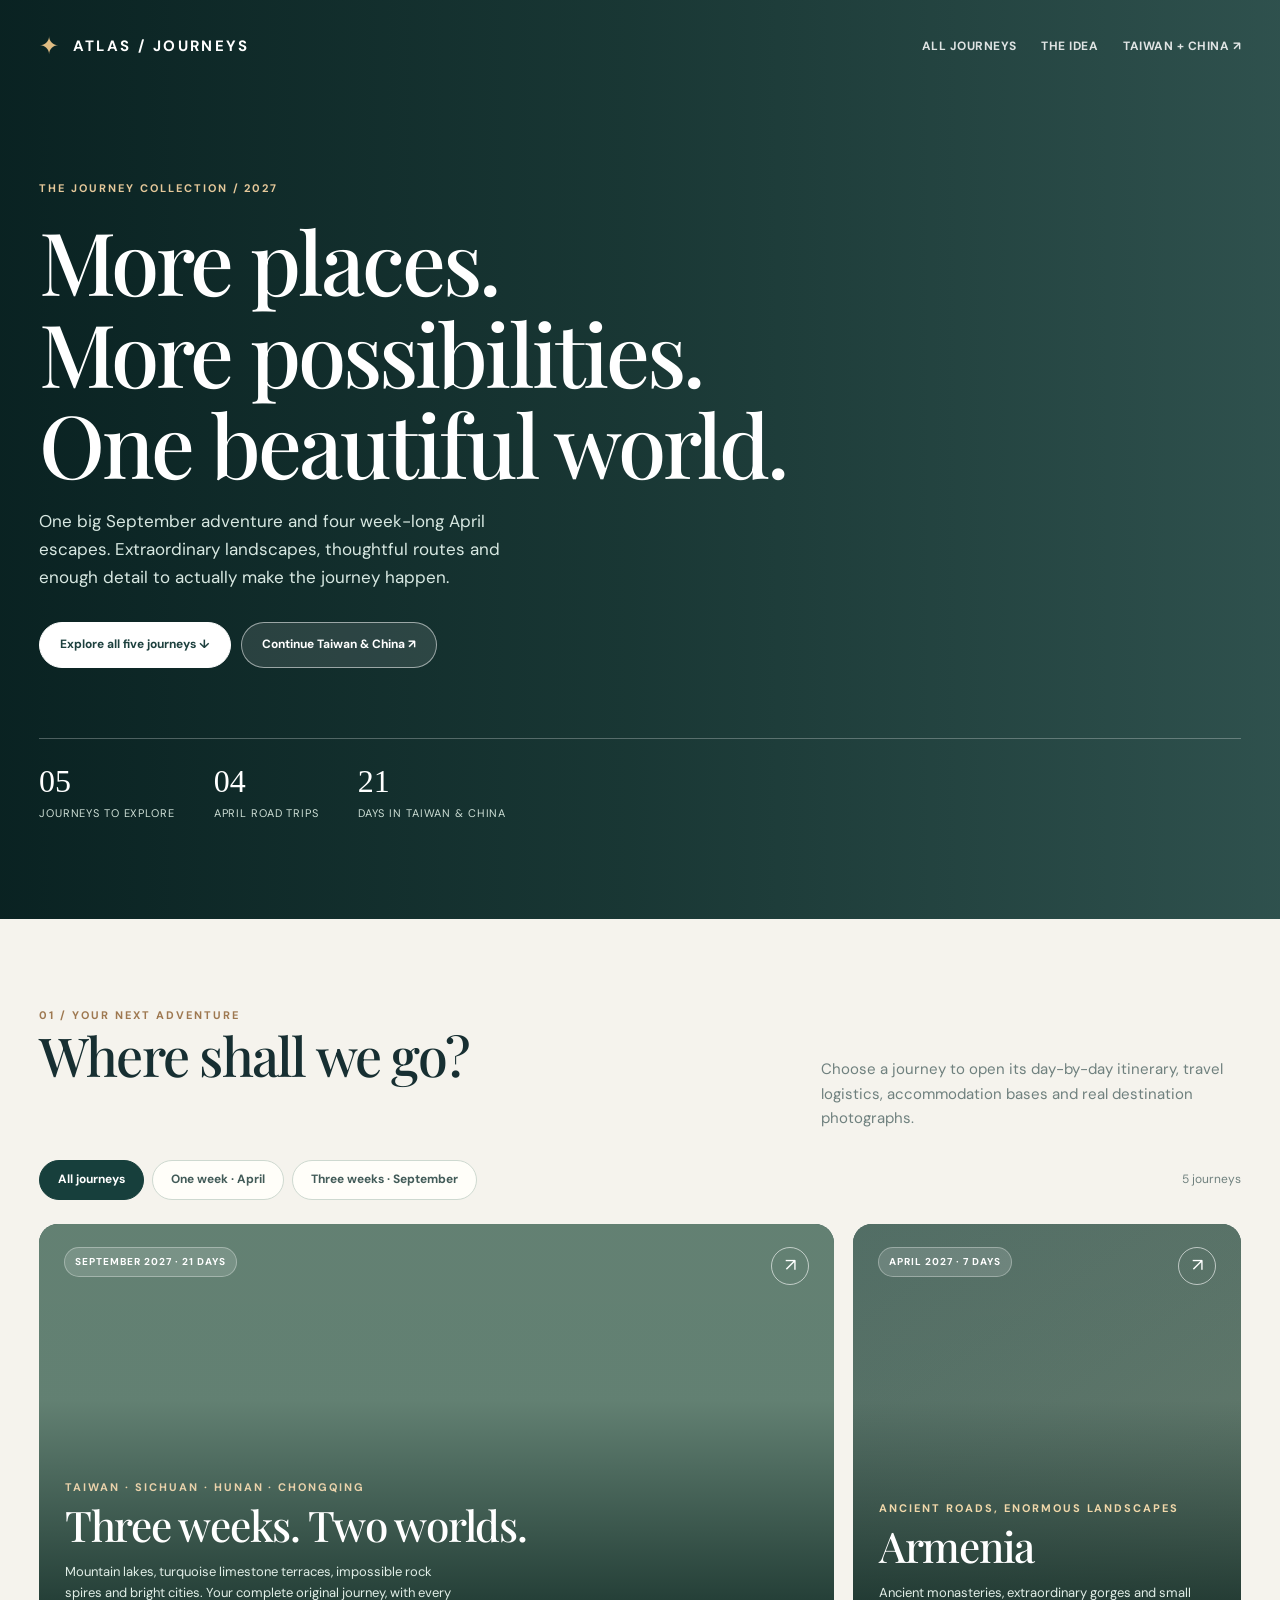
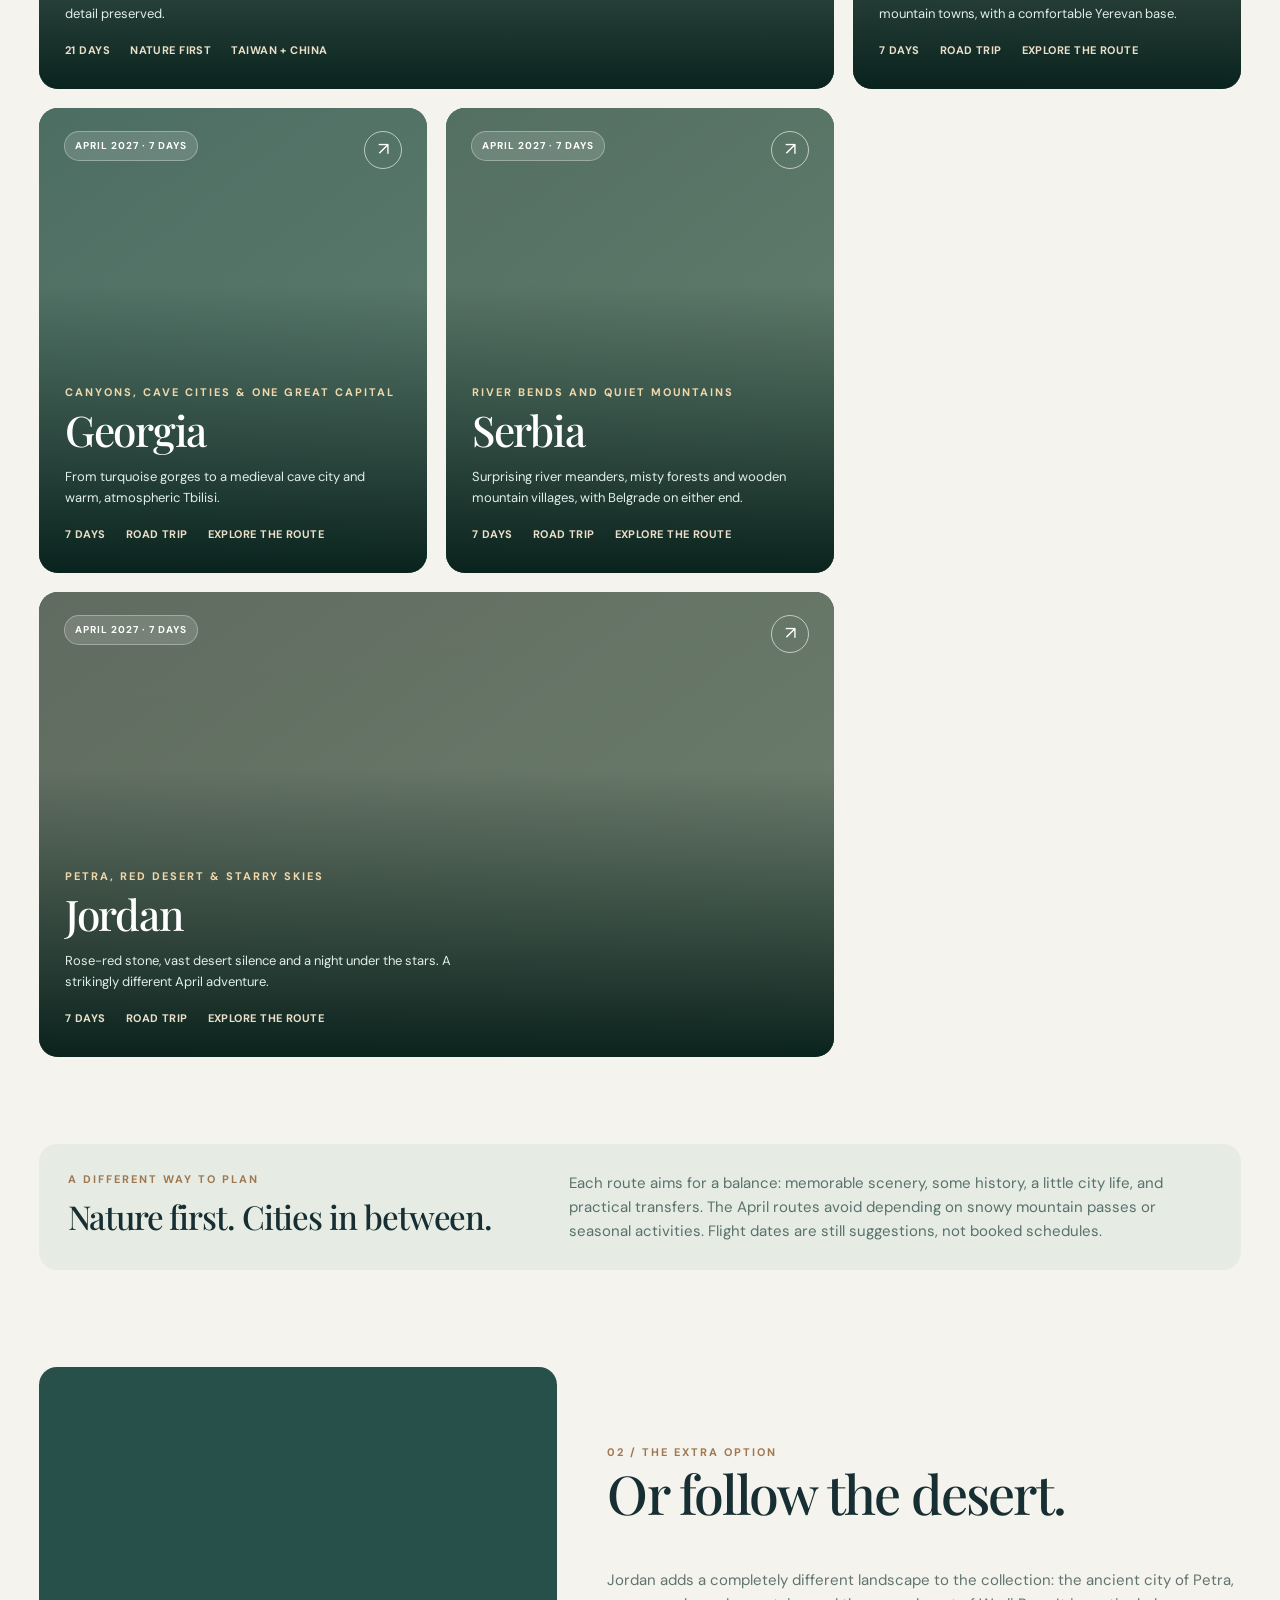
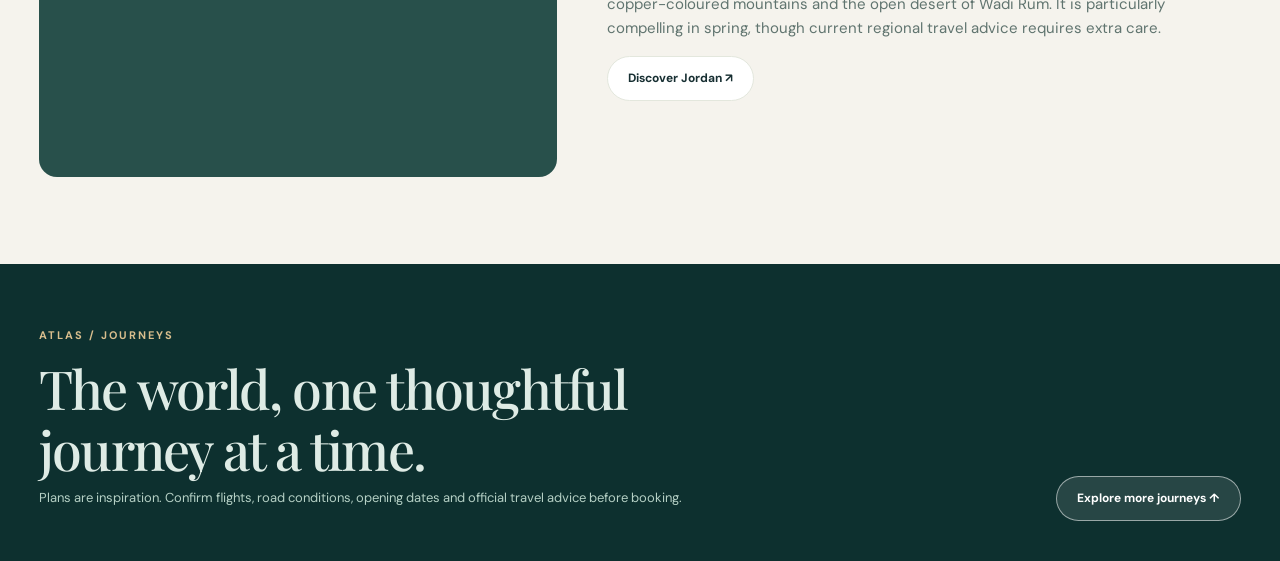
<file: index.html>
<!doctype html><html lang="en"><head><meta charset="utf-8"><meta name="viewport" content="width=device-width,initial-scale=1"><meta name="theme-color" content="#102f2d"><meta name="description" content="Five thoughtfully planned journeys: Taiwan & China, Armenia, Georgia, Serbia and Jordan."><title>Atlas / Journeys — Five ways to explore</title><link rel="preconnect" href="https://commons.wikimedia.org"><link rel="stylesheet" href="assets/site.css"></head><body><div class="topbar"><div class="wrap nav"><a class="wordmark" href="index.html"><span class="sunmark">✦</span> ATLAS / JOURNEYS</a><div class="navitems"><a href="index.html#journeys">ALL JOURNEYS</a><a href="index.html#about">THE IDEA</a><a href="taiwan-china.html">TAIWAN + CHINA ↗</a></div></div></div><header class="hero-home" id="top"><div class="hero-photo" style="background-image:url('https://commons.wikimedia.org/wiki/Special:FilePath/Tatev%20Monastery%2C%20Tatev%2C%20Armenia.jpg?width=1600')"></div><div class="wrap"><span class="caps">THE JOURNEY COLLECTION / 2027</span><h1>More places.<br>More possibilities.<br>One beautiful world.</h1><p>One big September adventure and four week-long April escapes. Extraordinary landscapes, thoughtful routes and enough detail to actually make the journey happen.</p><div class="hero-actions"><a class="pill light" href="#journeys">Explore all five journeys ↓</a><a class="pill" href="taiwan-china.html">Continue Taiwan & China ↗</a></div><div class="hero-foot"><div><b>05</b><span>JOURNEYS TO EXPLORE</span></div><div><b>04</b><span>APRIL ROAD TRIPS</span></div><div><b>21</b><span>DAYS IN TAIWAN & CHINA</span></div></div></div></header><main><section class="section" id="journeys"><div class="wrap"><div class="section-head"><div><div class="caps eyebrow">01 / YOUR NEXT ADVENTURE</div><h2>Where shall we go?</h2></div><p>Choose a journey to open its day-by-day itinerary, travel logistics, accommodation bases and real destination photographs.</p></div><div class="filterbar"><div class="filterbuttons" role="group" aria-label="Filter journeys"><button class="filter" type="button" data-filter="all" aria-pressed="true">All journeys</button><button class="filter" type="button" data-filter="april" aria-pressed="false">One week · April</button><button class="filter" type="button" data-filter="september" aria-pressed="false">Three weeks · September</button></div><span class="resultcount" id="count">5 journeys</span></div><div class="trip-grid" id="tripGrid"><a class="trip-card wide" data-season="september" href="taiwan-china.html"><div class="card-image" style="background-image:url('https://commons.wikimedia.org/wiki/Special:FilePath/Sandstone%20spire%20forest%20Zhangjiajie%20Hunan.jpg?width=1600')"></div><div class="card-top"><span class="card-tag">SEPTEMBER 2027 · 21 DAYS</span><span class="card-arrow">↗</span></div><div class="card-bottom"><div class="caps" style="color:#ead2ab">TAIWAN · SICHUAN · HUNAN · CHONGQING</div><h3>Three weeks. Two worlds.</h3><p>Mountain lakes, turquoise limestone terraces, impossible rock spires and bright cities. Your complete original journey, with every detail preserved.</p><div class="card-meta"><span>21 DAYS</span><span>NATURE FIRST</span><span>TAIWAN + CHINA</span></div></div></a><a class="trip-card" data-season="april" href="armenia.html"><div class="card-image" style="background-image:linear-gradient(145deg,#273d4344,#7b5b4822),url('https://commons.wikimedia.org/wiki/Special:FilePath/Tatev%20Monastery%2C%20Tatev%2C%20Armenia.jpg?width=1600')"></div><div class="card-top"><span class="card-tag">APRIL 2027 · 7 DAYS</span><span class="card-arrow">↗</span></div><div class="card-bottom"><div class="caps" style="color:#f1d8aa">ANCIENT ROADS, ENORMOUS LANDSCAPES</div><h3>Armenia</h3><p>Ancient monasteries, extraordinary gorges and small mountain towns, with a comfortable Yerevan base.</p><div class="card-meta"><span>7 DAYS</span><span>ROAD TRIP</span><span>EXPLORE THE ROUTE</span></div></div></a><a class="trip-card" data-season="april" href="georgia.html"><div class="card-image" style="background-image:linear-gradient(145deg,#123d3d44,#496f5722),url('https://commons.wikimedia.org/wiki/Special:FilePath/Martvili%20canyon.jpg?width=1600')"></div><div class="card-top"><span class="card-tag">APRIL 2027 · 7 DAYS</span><span class="card-arrow">↗</span></div><div class="card-bottom"><div class="caps" style="color:#f1d8aa">CANYONS, CAVE CITIES &amp; ONE GREAT CAPITAL</div><h3>Georgia</h3><p>From turquoise gorges to a medieval cave city and warm, atmospheric Tbilisi.</p><div class="card-meta"><span>7 DAYS</span><span>ROAD TRIP</span><span>EXPLORE THE ROUTE</span></div></div></a><a class="trip-card" data-season="april" href="serbia.html"><div class="card-image" style="background-image:linear-gradient(145deg,#2c453b44,#667b5622),url('https://commons.wikimedia.org/wiki/Special:FilePath/Kanjon%20reke%20Uvac%2001.jpg?width=1600')"></div><div class="card-top"><span class="card-tag">APRIL 2027 · 7 DAYS</span><span class="card-arrow">↗</span></div><div class="card-bottom"><div class="caps" style="color:#f1d8aa">RIVER BENDS AND QUIET MOUNTAINS</div><h3>Serbia</h3><p>Surprising river meanders, misty forests and wooden mountain villages, with Belgrade on either end.</p><div class="card-meta"><span>7 DAYS</span><span>ROAD TRIP</span><span>EXPLORE THE ROUTE</span></div></div></a><a class="trip-card wide" data-season="april" href="jordan.html"><div class="card-image" style="background-image:linear-gradient(145deg,#5d342c44,#bf805222),url('https://commons.wikimedia.org/wiki/Special:FilePath/Wadi%20Rum%2C%20Jordan%2C%20Desert.jpg?width=1600')"></div><div class="card-top"><span class="card-tag">APRIL 2027 · 7 DAYS</span><span class="card-arrow">↗</span></div><div class="card-bottom"><div class="caps" style="color:#f1d8aa">PETRA, RED DESERT &amp; STARRY SKIES</div><h3>Jordan</h3><p>Rose-red stone, vast desert silence and a night under the stars. A strikingly different April adventure.</p><div class="card-meta"><span>7 DAYS</span><span>ROAD TRIP</span><span>EXPLORE THE ROUTE</span></div></div></a></div></div></section><section class="section" id="about" style="padding-top:0"><div class="wrap"><div class="note-strip"><div><div class="caps eyebrow">A DIFFERENT WAY TO PLAN</div><h3 style="margin:8px 0">Nature first. Cities in between.</h3></div><p>Each route aims for a balance: memorable scenery, some history, a little city life, and practical transfers. The April routes avoid depending on snowy mountain passes or seasonal activities. Flight dates are still suggestions, not booked schedules.</p></div></div></section><section class="section" style="padding-top:10px"><div class="wrap experience"><div class="photo" style="background-image:url('https://commons.wikimedia.org/wiki/Special:FilePath/Wadi%20Rum%2C%20Jordan%2C%20Desert.jpg?width=1600')"></div><div><div class="caps eyebrow">02 / THE EXTRA OPTION</div><h2>Or follow the desert.</h2><p>Jordan adds a completely different landscape to the collection: the ancient city of Petra, copper-coloured mountains and the open desert of Wadi Rum. It is particularly compelling in spring, though current regional travel advice requires extra care.</p><a href="jordan.html" class="pill outline">Discover Jordan ↗</a></div></div></section></main><footer class="footer"><div class="wrap footergrid"><div><div class="caps" style="color:#d9be8d">ATLAS / JOURNEYS</div><h2 style="max-width:600px;margin:12px 0 8px">The world, one thoughtful journey at a time.</h2><p class="small">Plans are inspiration. Confirm flights, road conditions, opening dates and official travel advice before booking.</p></div><a class="pill" href="index.html#journeys">Explore more journeys ↑</a></div></footer><script>document.querySelectorAll('[data-filter]').forEach(btn=>btn.addEventListener('click',()=>{document.querySelectorAll('[data-filter]').forEach(b=>b.setAttribute('aria-pressed',String(b===btn)));let n=0;document.querySelectorAll('[data-season]').forEach(card=>{const show=btn.dataset.filter==='all'||card.dataset.season===btn.dataset.filter;card.hidden=!show;if(show)n++;});document.getElementById('count').textContent=n+(n===1?' journey':' journeys');}));</script><style>[hidden]{display:none!important}</style></body></html>
</file>
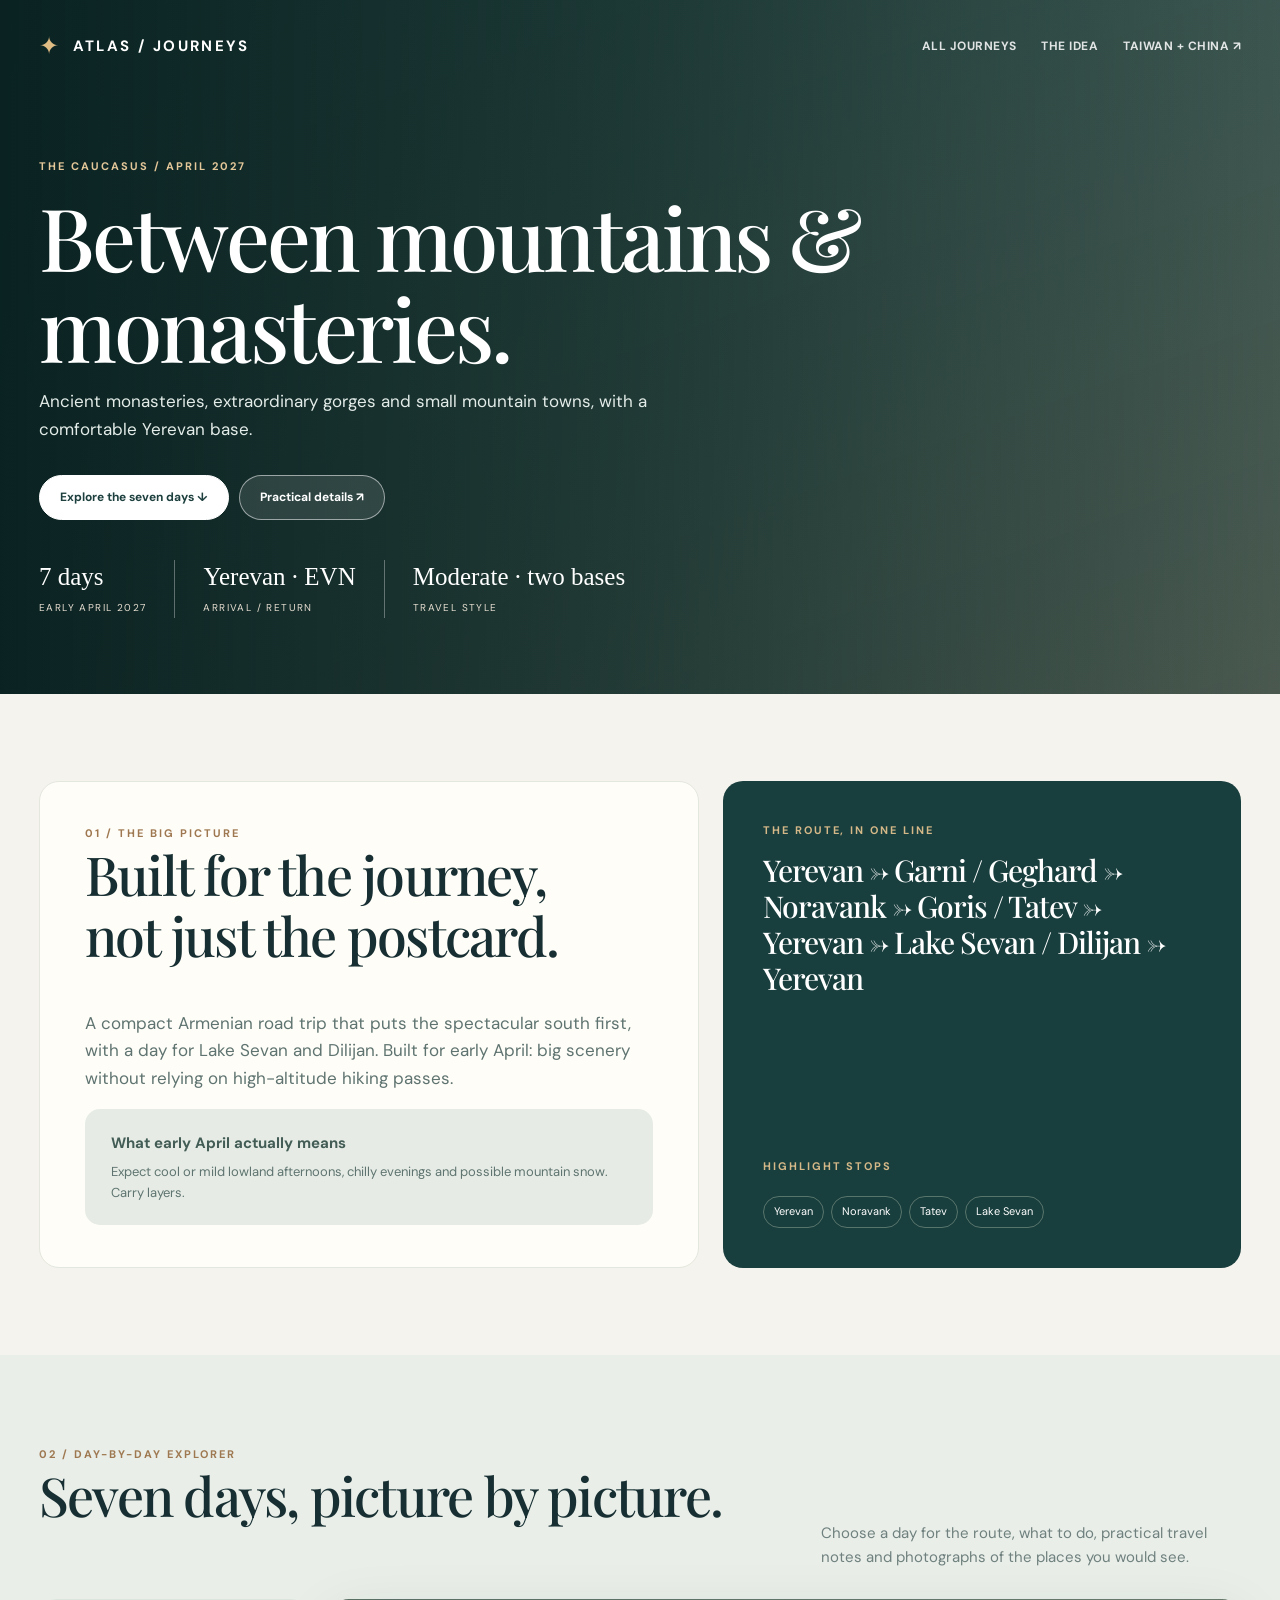
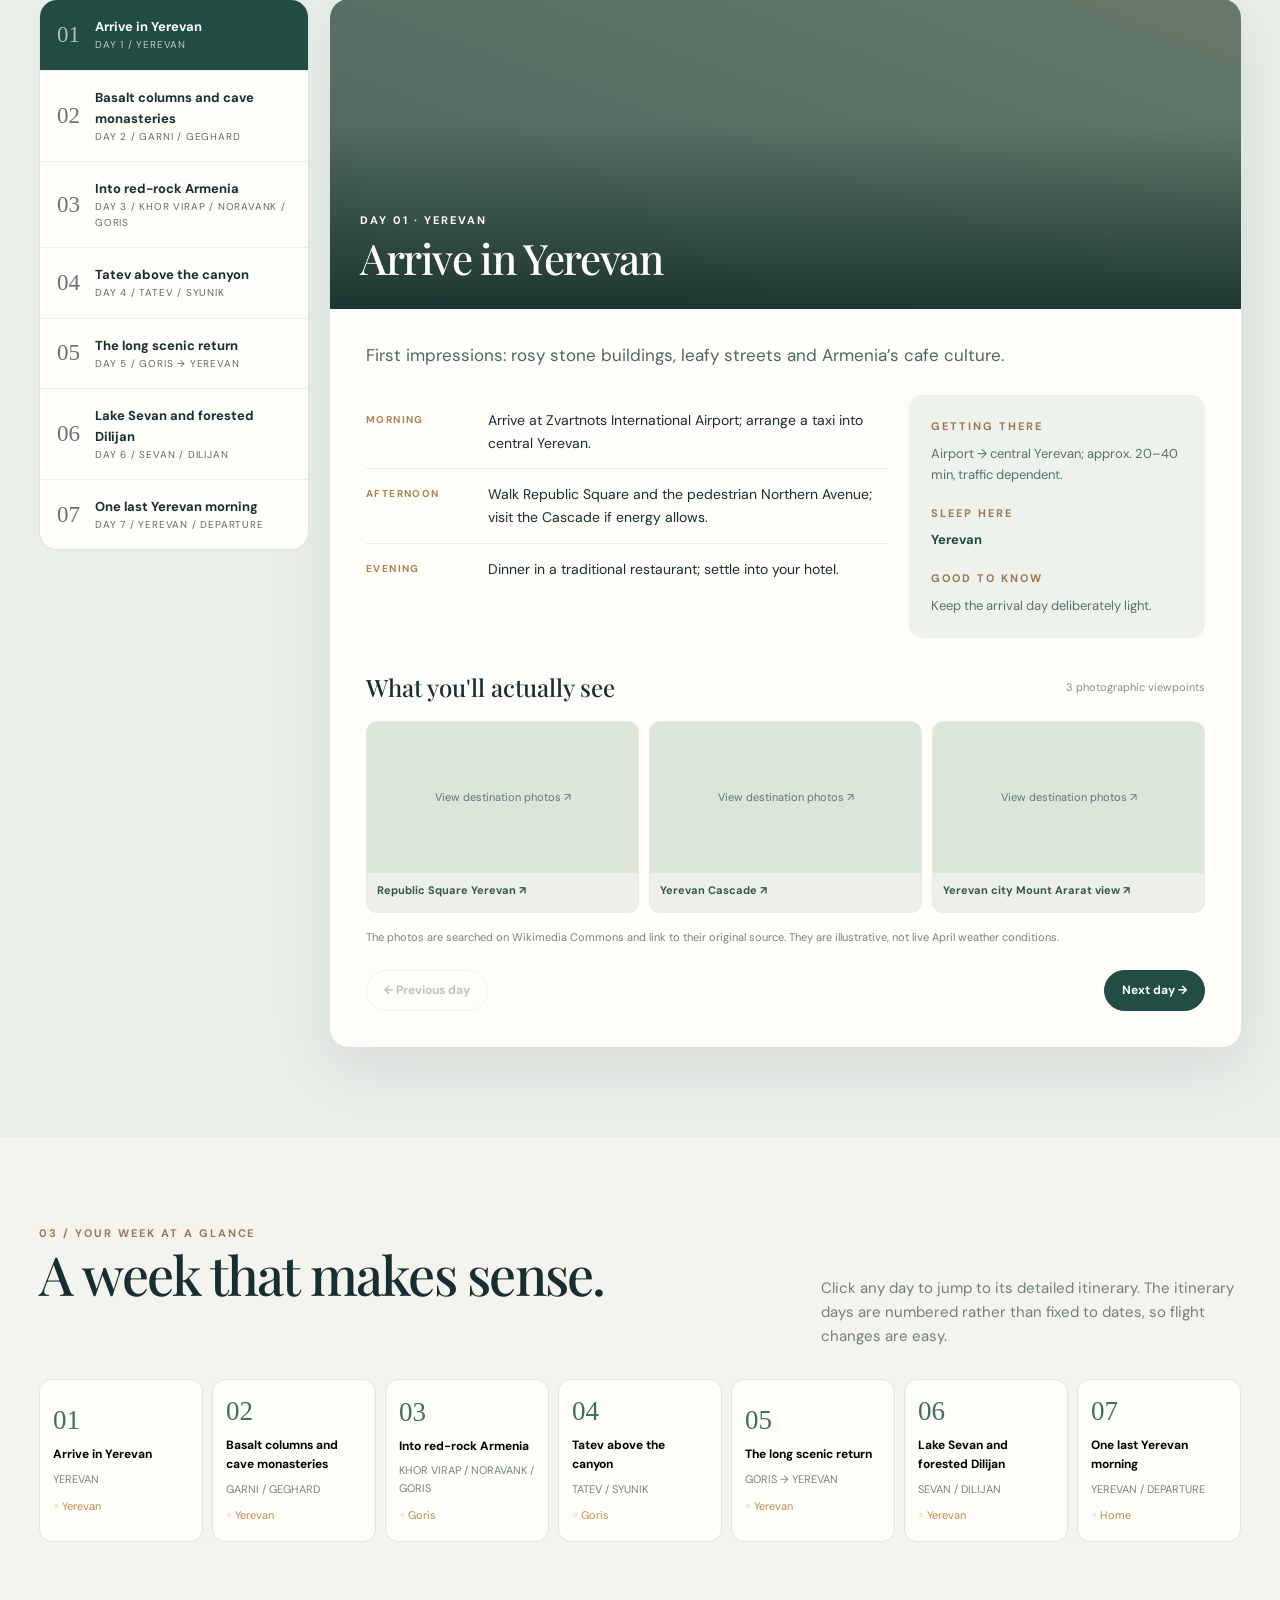
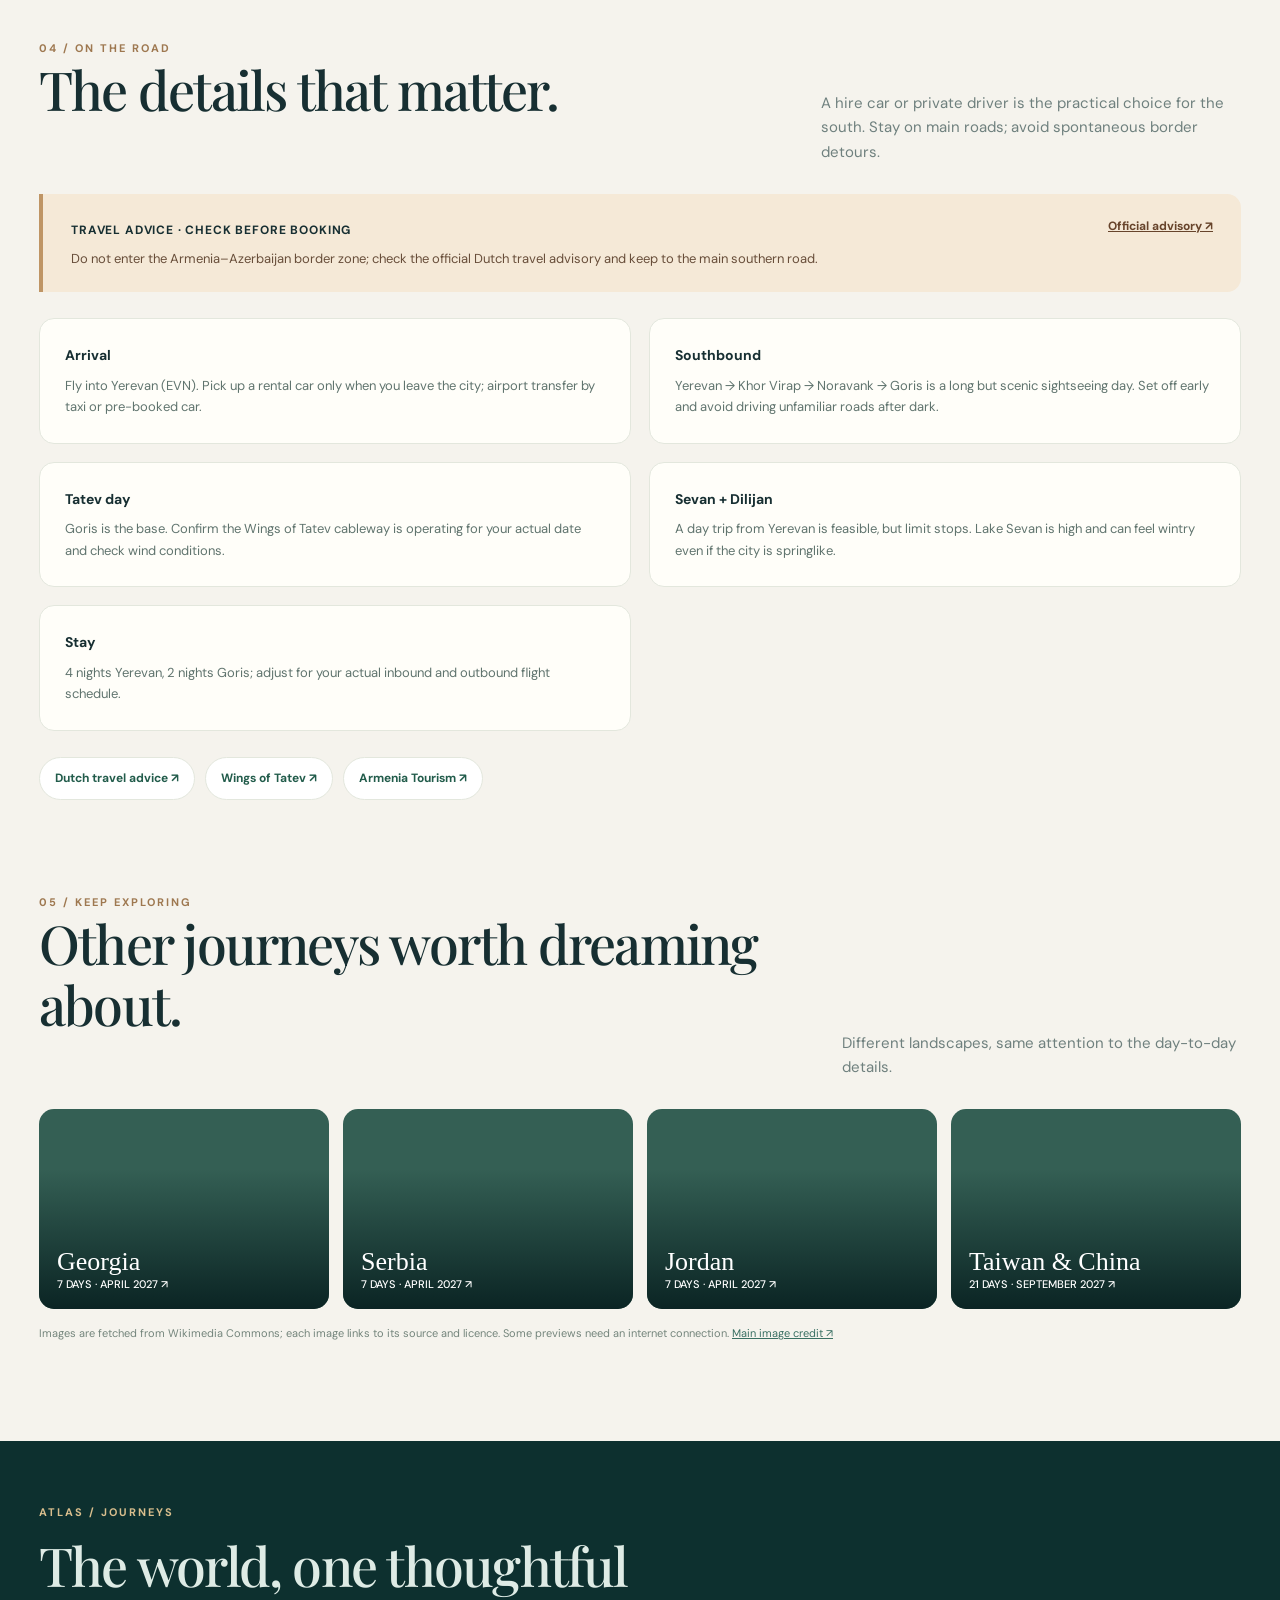
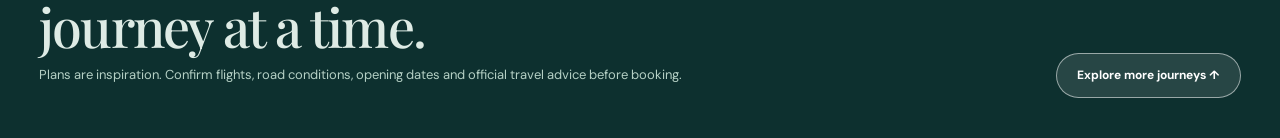
<file: armenia.html>
<!doctype html><html lang="en"><head><meta charset="utf-8"><meta name="viewport" content="width=device-width,initial-scale=1"><meta name="theme-color" content="#153f3b"><meta name="description" content="Ancient monasteries, extraordinary gorges and small mountain towns, with a comfortable Yerevan base."><title>Armenia · 7 Days in April 2027 | Atlas / Journeys</title><link rel="preconnect" href="https://commons.wikimedia.org"><link rel="stylesheet" href="assets/site.css"></head><body data-trip="armenia"><div class="topbar"><div class="wrap nav"><a class="wordmark" href="index.html"><span class="sunmark">✦</span> ATLAS / JOURNEYS</a><div class="navitems"><a href="index.html#journeys">ALL JOURNEYS</a><a href="index.html#about">THE IDEA</a><a href="taiwan-china.html">TAIWAN + CHINA ↗</a></div></div></div><header class="trip-hero" id="top"><div class="cover-photo" style="background-image:linear-gradient(160deg,#273d4344,#7b5b4855),url('https://commons.wikimedia.org/wiki/Special:FilePath/Tatev%20Monastery%2C%20Tatev%2C%20Armenia.jpg?width=1600')"></div><div class="wrap"><div class="caps">THE CAUCASUS / APRIL 2027</div><h1>Between mountains &amp; monasteries.</h1><p>Ancient monasteries, extraordinary gorges and small mountain towns, with a comfortable Yerevan base.</p><div class="hero-actions"><a class="pill light" href="#explore">Explore the seven days ↓</a><a class="pill" href="#practical">Practical details ↗</a></div><div class="trip-stats"><div class="trip-stat"><strong>7 days</strong><span>EARLY APRIL 2027</span></div><div class="trip-stat"><strong>Yerevan · EVN</strong><span>ARRIVAL / RETURN</span></div><div class="trip-stat"><strong>Moderate · two bases</strong><span>TRAVEL STYLE</span></div></div></div></header><main><section class="section"><div class="wrap trip-intro"><div class="intro-copy"><div class="caps eyebrow">01 / THE BIG PICTURE</div><h2>Built for the journey,<br>not just the postcard.</h2><p>A compact Armenian road trip that puts the spectacular south first, with a day for Lake Sevan and Dilijan. Built for early April: big scenery without relying on high-altitude hiking passes.</p><div class="season-box"><strong>What early April actually means</strong><p>Expect cool or mild lowland afternoons, chilly evenings and possible mountain snow. Carry layers.</p></div></div><div class="route-panel"><div><div class="caps" style="color:#d5b888">THE ROUTE, IN ONE LINE</div><h3>Yerevan → Garni / Geghard → Noravank → Goris / Tatev → Yerevan → Lake Sevan / Dilijan → Yerevan</h3></div><div><div class="caps" style="color:#d5b888">HIGHLIGHT STOPS</div><div class="route-chips"><span>Yerevan</span><span>Noravank</span><span>Tatev</span><span>Lake Sevan</span></div></div></div></div></section><section class="trip-explorer" id="explore"><div class="wrap"><div class="section-head"><div><div class="caps eyebrow">02 / DAY-BY-DAY EXPLORER</div><h2>Seven days, picture by picture.</h2></div><p>Choose a day for the route, what to do, practical travel notes and photographs of the places you would see.</p></div><div class="explorer-grid"><nav class="daynav" id="dayNav" aria-label="Select a travel day"></nav><article class="daydetail" id="dayDetail" aria-live="polite"></article></div></div></section><section class="section" id="calendar"><div class="wrap"><div class="section-head"><div><div class="caps eyebrow">03 / YOUR WEEK AT A GLANCE</div><h2>A week that makes sense.</h2></div><p>Click any day to jump to its detailed itinerary. The itinerary days are numbered rather than fixed to dates, so flight changes are easy.</p></div><div class="calgrid" id="calendarGrid"></div></div></section><section class="section" id="practical" style="padding-top:10px"><div class="wrap"><div class="section-head"><div><div class="caps eyebrow">04 / ON THE ROAD</div><h2>The details that matter.</h2></div><p>A hire car or private driver is the practical choice for the south. Stay on main roads; avoid spontaneous border detours.</p></div><div class="advice"><div><strong>TRAVEL ADVICE · CHECK BEFORE BOOKING</strong><p>Do not enter the Armenia–Azerbaijan border zone; check the official Dutch travel advisory and keep to the main southern road.</p></div><a href="https://www.nederlandwereldwijd.nl/reisadvies/armenie" target="_blank" rel="noopener">Official advisory ↗</a></div><div class="practical-grid"><article class="practical"><h4>Arrival</h4><p>Fly into Yerevan (EVN). Pick up a rental car only when you leave the city; airport transfer by taxi or pre-booked car.</p></article><article class="practical"><h4>Southbound</h4><p>Yerevan → Khor Virap → Noravank → Goris is a long but scenic sightseeing day. Set off early and avoid driving unfamiliar roads after dark.</p></article><article class="practical"><h4>Tatev day</h4><p>Goris is the base. Confirm the Wings of Tatev cableway is operating for your actual date and check wind conditions.</p></article><article class="practical"><h4>Sevan + Dilijan</h4><p>A day trip from Yerevan is feasible, but limit stops. Lake Sevan is high and can feel wintry even if the city is springlike.</p></article><article class="practical"><h4>Stay</h4><p>4 nights Yerevan, 2 nights Goris; adjust for your actual inbound and outbound flight schedule.</p></article></div><div class="links"><a href="https://www.nederlandwereldwijd.nl/reisadvies/armenie" target="_blank" rel="noopener noreferrer">Dutch travel advice ↗</a><a href="https://www.tatever.am/" target="_blank" rel="noopener noreferrer">Wings of Tatev ↗</a><a href="https://armenia.travel/" target="_blank" rel="noopener noreferrer">Armenia Tourism ↗</a></div></div></section><section class="section" style="padding-top:6px"><div class="wrap"><div class="section-head"><div><div class="caps eyebrow">05 / KEEP EXPLORING</div><h2>Other journeys worth dreaming about.</h2></div><p>Different landscapes, same attention to the day-to-day details.</p></div><div class="moretrips"><a class="mini" href="georgia.html"><div class="mini-image" style="background-image:url('https://commons.wikimedia.org/wiki/Special:FilePath/Martvili%20canyon.jpg?width=800')"></div><b>Georgia<small>7 DAYS · APRIL 2027 ↗</small></b></a><a class="mini" href="serbia.html"><div class="mini-image" style="background-image:url('https://commons.wikimedia.org/wiki/Special:FilePath/Kanjon%20reke%20Uvac%2001.jpg?width=800')"></div><b>Serbia<small>7 DAYS · APRIL 2027 ↗</small></b></a><a class="mini" href="jordan.html"><div class="mini-image" style="background-image:url('https://commons.wikimedia.org/wiki/Special:FilePath/Wadi%20Rum%2C%20Jordan%2C%20Desert.jpg?width=800')"></div><b>Jordan<small>7 DAYS · APRIL 2027 ↗</small></b></a><a class="mini" href="taiwan-china.html"><div class="mini-image" style="background-image:url('https://commons.wikimedia.org/wiki/Special:FilePath/Five%20colour%20lake%20-%20Jiuzhaigou%20valley.jpg?width=800')"></div><b>Taiwan & China<small>21 DAYS · SEPTEMBER 2027 ↗</small></b></a></div><p class="credits">Images are fetched from Wikimedia Commons; each image links to its source and licence. Some previews need an internet connection. <a href="https://commons.wikimedia.org/wiki/File:Tatev_Monastery,_Tatev,_Armenia.jpg" target="_blank" rel="noopener noreferrer">Main image credit ↗</a></p></div></section></main><footer class="footer"><div class="wrap footergrid"><div><div class="caps" style="color:#d9be8d">ATLAS / JOURNEYS</div><h2 style="max-width:600px;margin:12px 0 8px">The world, one thoughtful journey at a time.</h2><p class="small">Plans are inspiration. Confirm flights, road conditions, opening dates and official travel advice before booking.</p></div><a class="pill" href="index.html#journeys">Explore more journeys ↑</a></div></footer><script src="assets/trips.js" defer></script><script src="assets/trip.js" defer></script></body></html>
</file>
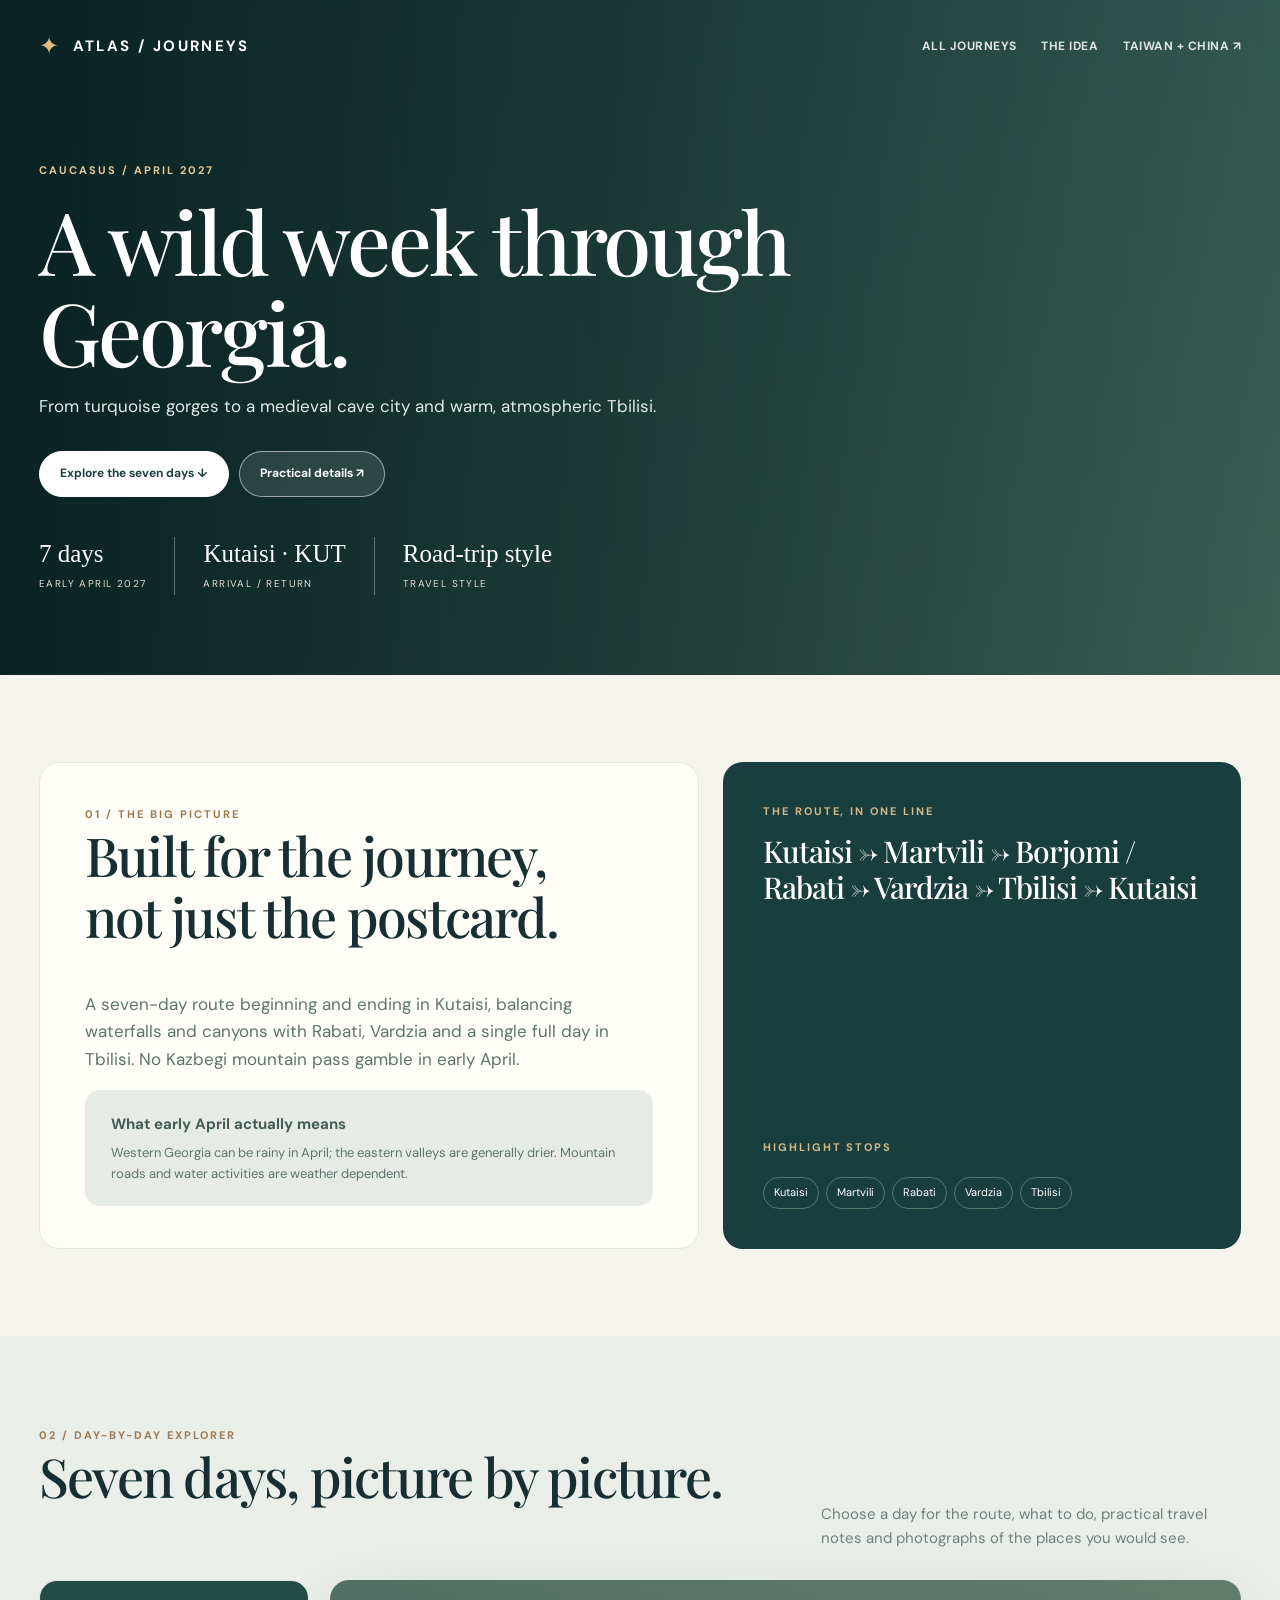
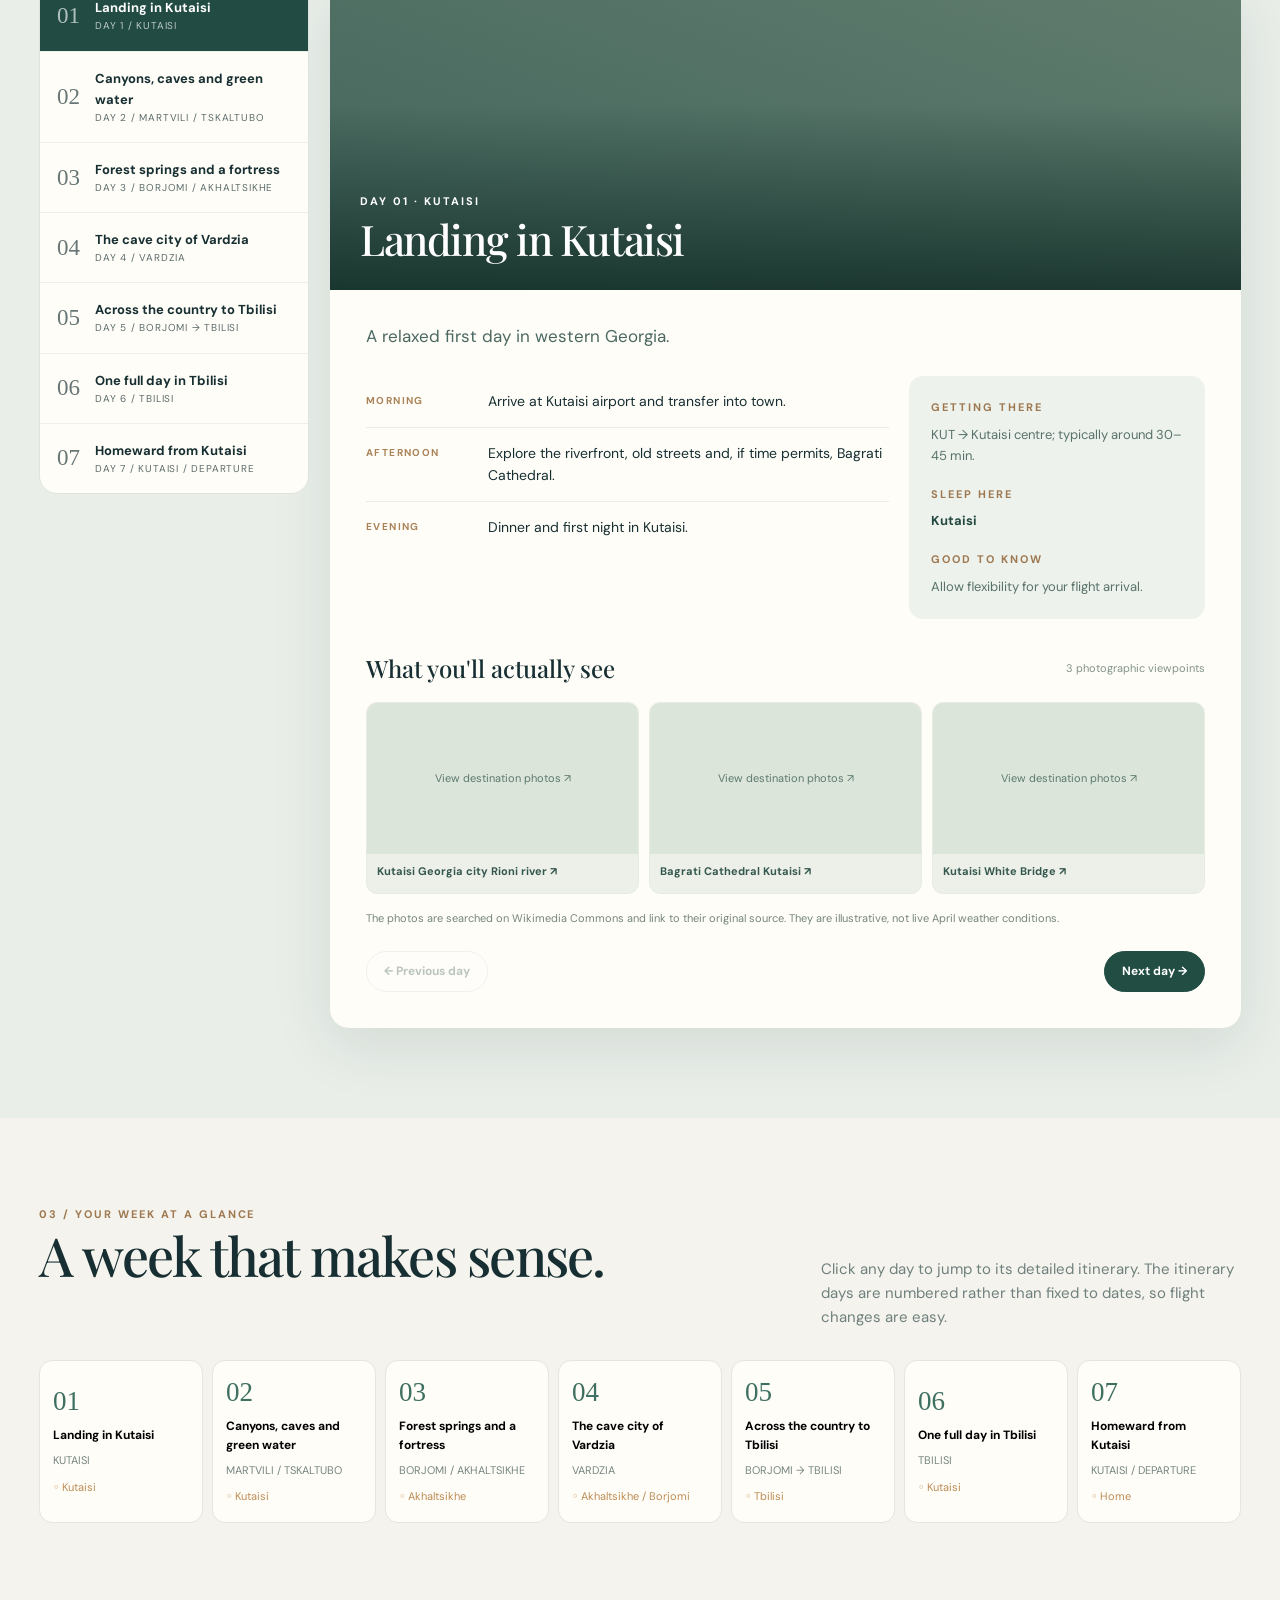
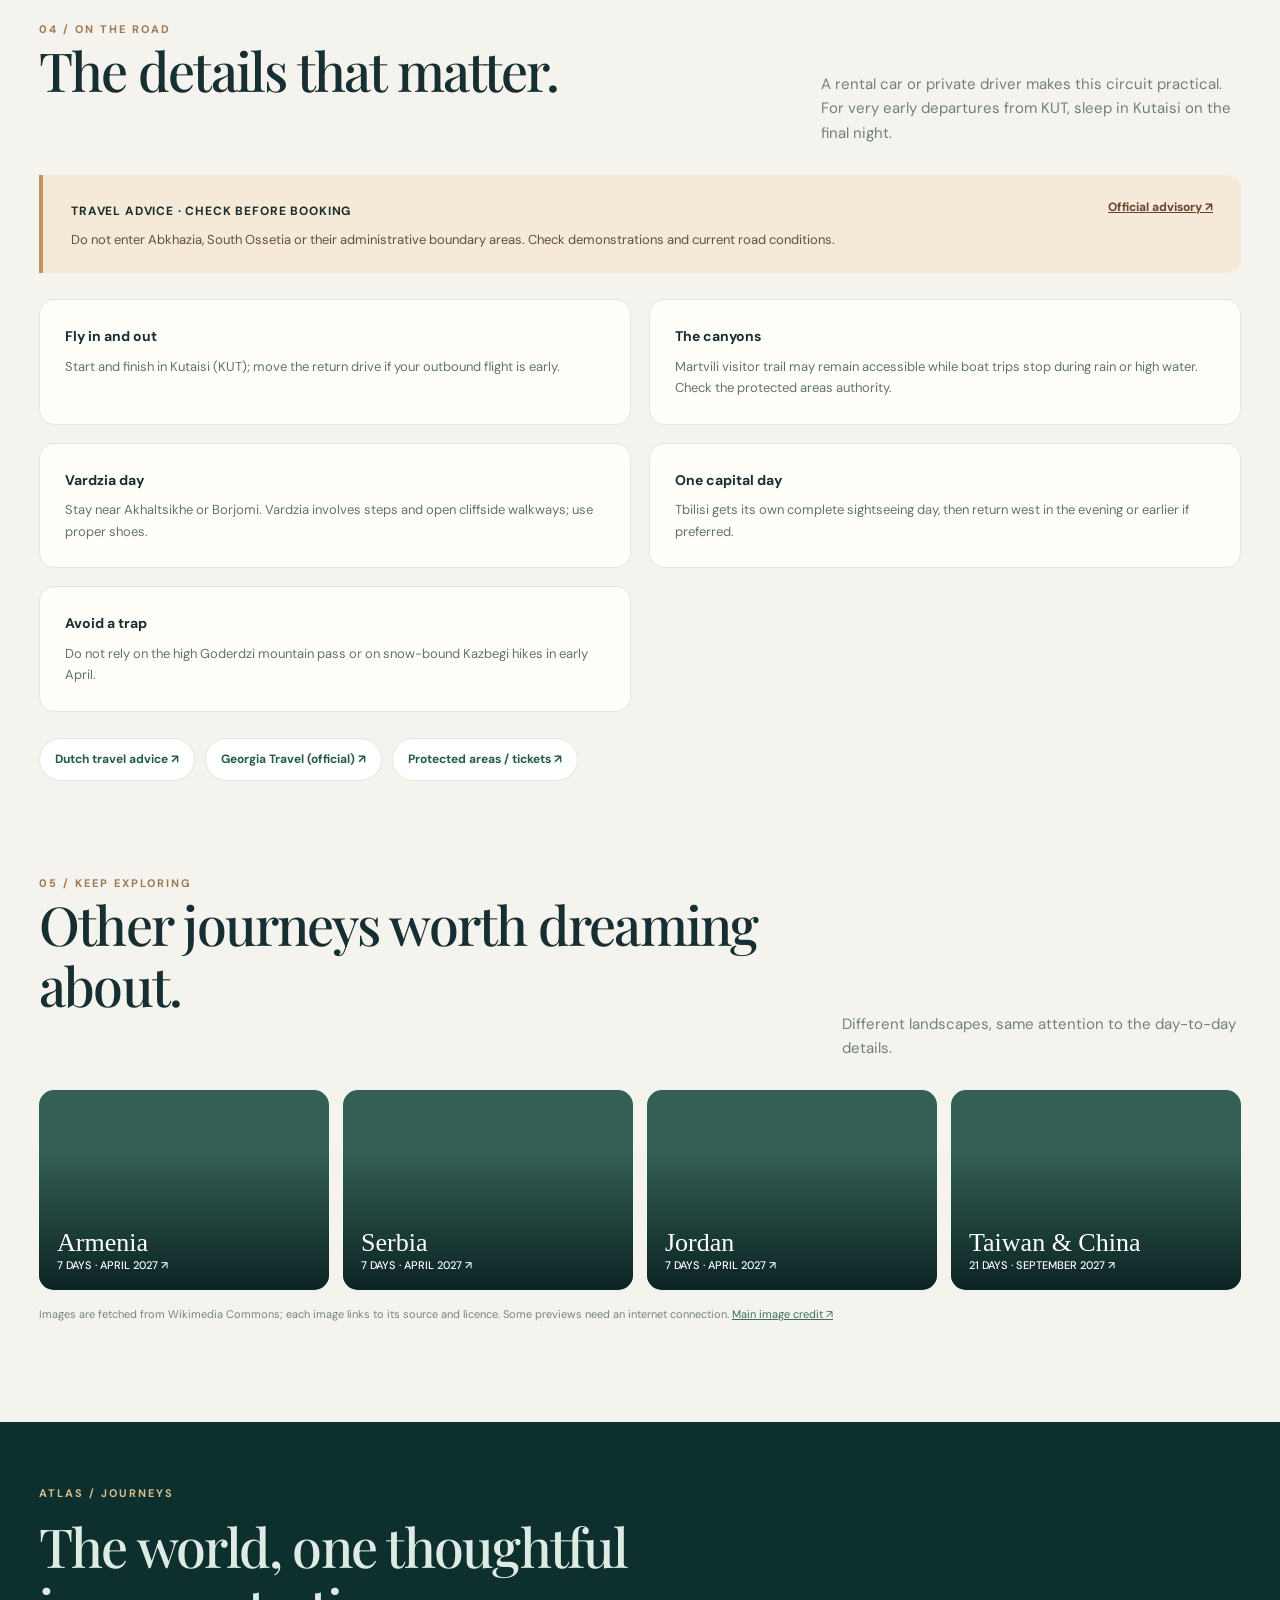
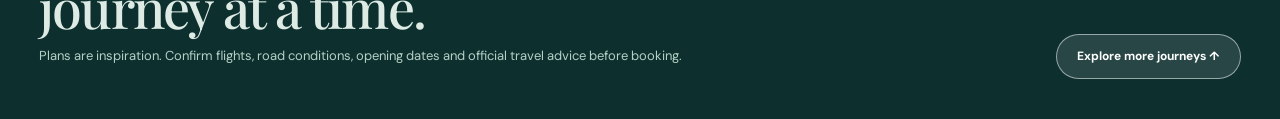
<file: georgia.html>
<!doctype html><html lang="en"><head><meta charset="utf-8"><meta name="viewport" content="width=device-width,initial-scale=1"><meta name="theme-color" content="#153f3b"><meta name="description" content="From turquoise gorges to a medieval cave city and warm, atmospheric Tbilisi."><title>Georgia · 7 Days in April 2027 | Atlas / Journeys</title><link rel="preconnect" href="https://commons.wikimedia.org"><link rel="stylesheet" href="assets/site.css"></head><body data-trip="georgia"><div class="topbar"><div class="wrap nav"><a class="wordmark" href="index.html"><span class="sunmark">✦</span> ATLAS / JOURNEYS</a><div class="navitems"><a href="index.html#journeys">ALL JOURNEYS</a><a href="index.html#about">THE IDEA</a><a href="taiwan-china.html">TAIWAN + CHINA ↗</a></div></div></div><header class="trip-hero" id="top"><div class="cover-photo" style="background-image:linear-gradient(160deg,#123d3d44,#496f5755),url('https://commons.wikimedia.org/wiki/Special:FilePath/Martvili%20canyon.jpg?width=1600')"></div><div class="wrap"><div class="caps">CAUCASUS / APRIL 2027</div><h1>A wild week through Georgia.</h1><p>From turquoise gorges to a medieval cave city and warm, atmospheric Tbilisi.</p><div class="hero-actions"><a class="pill light" href="#explore">Explore the seven days ↓</a><a class="pill" href="#practical">Practical details ↗</a></div><div class="trip-stats"><div class="trip-stat"><strong>7 days</strong><span>EARLY APRIL 2027</span></div><div class="trip-stat"><strong>Kutaisi · KUT</strong><span>ARRIVAL / RETURN</span></div><div class="trip-stat"><strong>Road-trip style</strong><span>TRAVEL STYLE</span></div></div></div></header><main><section class="section"><div class="wrap trip-intro"><div class="intro-copy"><div class="caps eyebrow">01 / THE BIG PICTURE</div><h2>Built for the journey,<br>not just the postcard.</h2><p>A seven-day route beginning and ending in Kutaisi, balancing waterfalls and canyons with Rabati, Vardzia and a single full day in Tbilisi. No Kazbegi mountain pass gamble in early April.</p><div class="season-box"><strong>What early April actually means</strong><p>Western Georgia can be rainy in April; the eastern valleys are generally drier. Mountain roads and water activities are weather dependent.</p></div></div><div class="route-panel"><div><div class="caps" style="color:#d5b888">THE ROUTE, IN ONE LINE</div><h3>Kutaisi → Martvili → Borjomi / Rabati → Vardzia → Tbilisi → Kutaisi</h3></div><div><div class="caps" style="color:#d5b888">HIGHLIGHT STOPS</div><div class="route-chips"><span>Kutaisi</span><span>Martvili</span><span>Rabati</span><span>Vardzia</span><span>Tbilisi</span></div></div></div></div></section><section class="trip-explorer" id="explore"><div class="wrap"><div class="section-head"><div><div class="caps eyebrow">02 / DAY-BY-DAY EXPLORER</div><h2>Seven days, picture by picture.</h2></div><p>Choose a day for the route, what to do, practical travel notes and photographs of the places you would see.</p></div><div class="explorer-grid"><nav class="daynav" id="dayNav" aria-label="Select a travel day"></nav><article class="daydetail" id="dayDetail" aria-live="polite"></article></div></div></section><section class="section" id="calendar"><div class="wrap"><div class="section-head"><div><div class="caps eyebrow">03 / YOUR WEEK AT A GLANCE</div><h2>A week that makes sense.</h2></div><p>Click any day to jump to its detailed itinerary. The itinerary days are numbered rather than fixed to dates, so flight changes are easy.</p></div><div class="calgrid" id="calendarGrid"></div></div></section><section class="section" id="practical" style="padding-top:10px"><div class="wrap"><div class="section-head"><div><div class="caps eyebrow">04 / ON THE ROAD</div><h2>The details that matter.</h2></div><p>A rental car or private driver makes this circuit practical. For very early departures from KUT, sleep in Kutaisi on the final night.</p></div><div class="advice"><div><strong>TRAVEL ADVICE · CHECK BEFORE BOOKING</strong><p>Do not enter Abkhazia, South Ossetia or their administrative boundary areas. Check demonstrations and current road conditions.</p></div><a href="https://www.nederlandwereldwijd.nl/reisadvies/georgie" target="_blank" rel="noopener">Official advisory ↗</a></div><div class="practical-grid"><article class="practical"><h4>Fly in and out</h4><p>Start and finish in Kutaisi (KUT); move the return drive if your outbound flight is early.</p></article><article class="practical"><h4>The canyons</h4><p>Martvili visitor trail may remain accessible while boat trips stop during rain or high water. Check the protected areas authority.</p></article><article class="practical"><h4>Vardzia day</h4><p>Stay near Akhaltsikhe or Borjomi. Vardzia involves steps and open cliffside walkways; use proper shoes.</p></article><article class="practical"><h4>One capital day</h4><p>Tbilisi gets its own complete sightseeing day, then return west in the evening or earlier if preferred.</p></article><article class="practical"><h4>Avoid a trap</h4><p>Do not rely on the high Goderdzi mountain pass or on snow-bound Kazbegi hikes in early April.</p></article></div><div class="links"><a href="https://www.nederlandwereldwijd.nl/reisadvies/georgie" target="_blank" rel="noopener noreferrer">Dutch travel advice ↗</a><a href="https://georgia.travel/" target="_blank" rel="noopener noreferrer">Georgia Travel (official) ↗</a><a href="https://nationalparks.ge/en" target="_blank" rel="noopener noreferrer">Protected areas / tickets ↗</a></div></div></section><section class="section" style="padding-top:6px"><div class="wrap"><div class="section-head"><div><div class="caps eyebrow">05 / KEEP EXPLORING</div><h2>Other journeys worth dreaming about.</h2></div><p>Different landscapes, same attention to the day-to-day details.</p></div><div class="moretrips"><a class="mini" href="armenia.html"><div class="mini-image" style="background-image:url('https://commons.wikimedia.org/wiki/Special:FilePath/Tatev%20Monastery%2C%20Tatev%2C%20Armenia.jpg?width=800')"></div><b>Armenia<small>7 DAYS · APRIL 2027 ↗</small></b></a><a class="mini" href="serbia.html"><div class="mini-image" style="background-image:url('https://commons.wikimedia.org/wiki/Special:FilePath/Kanjon%20reke%20Uvac%2001.jpg?width=800')"></div><b>Serbia<small>7 DAYS · APRIL 2027 ↗</small></b></a><a class="mini" href="jordan.html"><div class="mini-image" style="background-image:url('https://commons.wikimedia.org/wiki/Special:FilePath/Wadi%20Rum%2C%20Jordan%2C%20Desert.jpg?width=800')"></div><b>Jordan<small>7 DAYS · APRIL 2027 ↗</small></b></a><a class="mini" href="taiwan-china.html"><div class="mini-image" style="background-image:url('https://commons.wikimedia.org/wiki/Special:FilePath/Five%20colour%20lake%20-%20Jiuzhaigou%20valley.jpg?width=800')"></div><b>Taiwan & China<small>21 DAYS · SEPTEMBER 2027 ↗</small></b></a></div><p class="credits">Images are fetched from Wikimedia Commons; each image links to its source and licence. Some previews need an internet connection. <a href="https://commons.wikimedia.org/wiki/File:Martvili_canyon.jpg" target="_blank" rel="noopener noreferrer">Main image credit ↗</a></p></div></section></main><footer class="footer"><div class="wrap footergrid"><div><div class="caps" style="color:#d9be8d">ATLAS / JOURNEYS</div><h2 style="max-width:600px;margin:12px 0 8px">The world, one thoughtful journey at a time.</h2><p class="small">Plans are inspiration. Confirm flights, road conditions, opening dates and official travel advice before booking.</p></div><a class="pill" href="index.html#journeys">Explore more journeys ↑</a></div></footer><script src="assets/trips.js" defer></script><script src="assets/trip.js" defer></script></body></html>
</file>
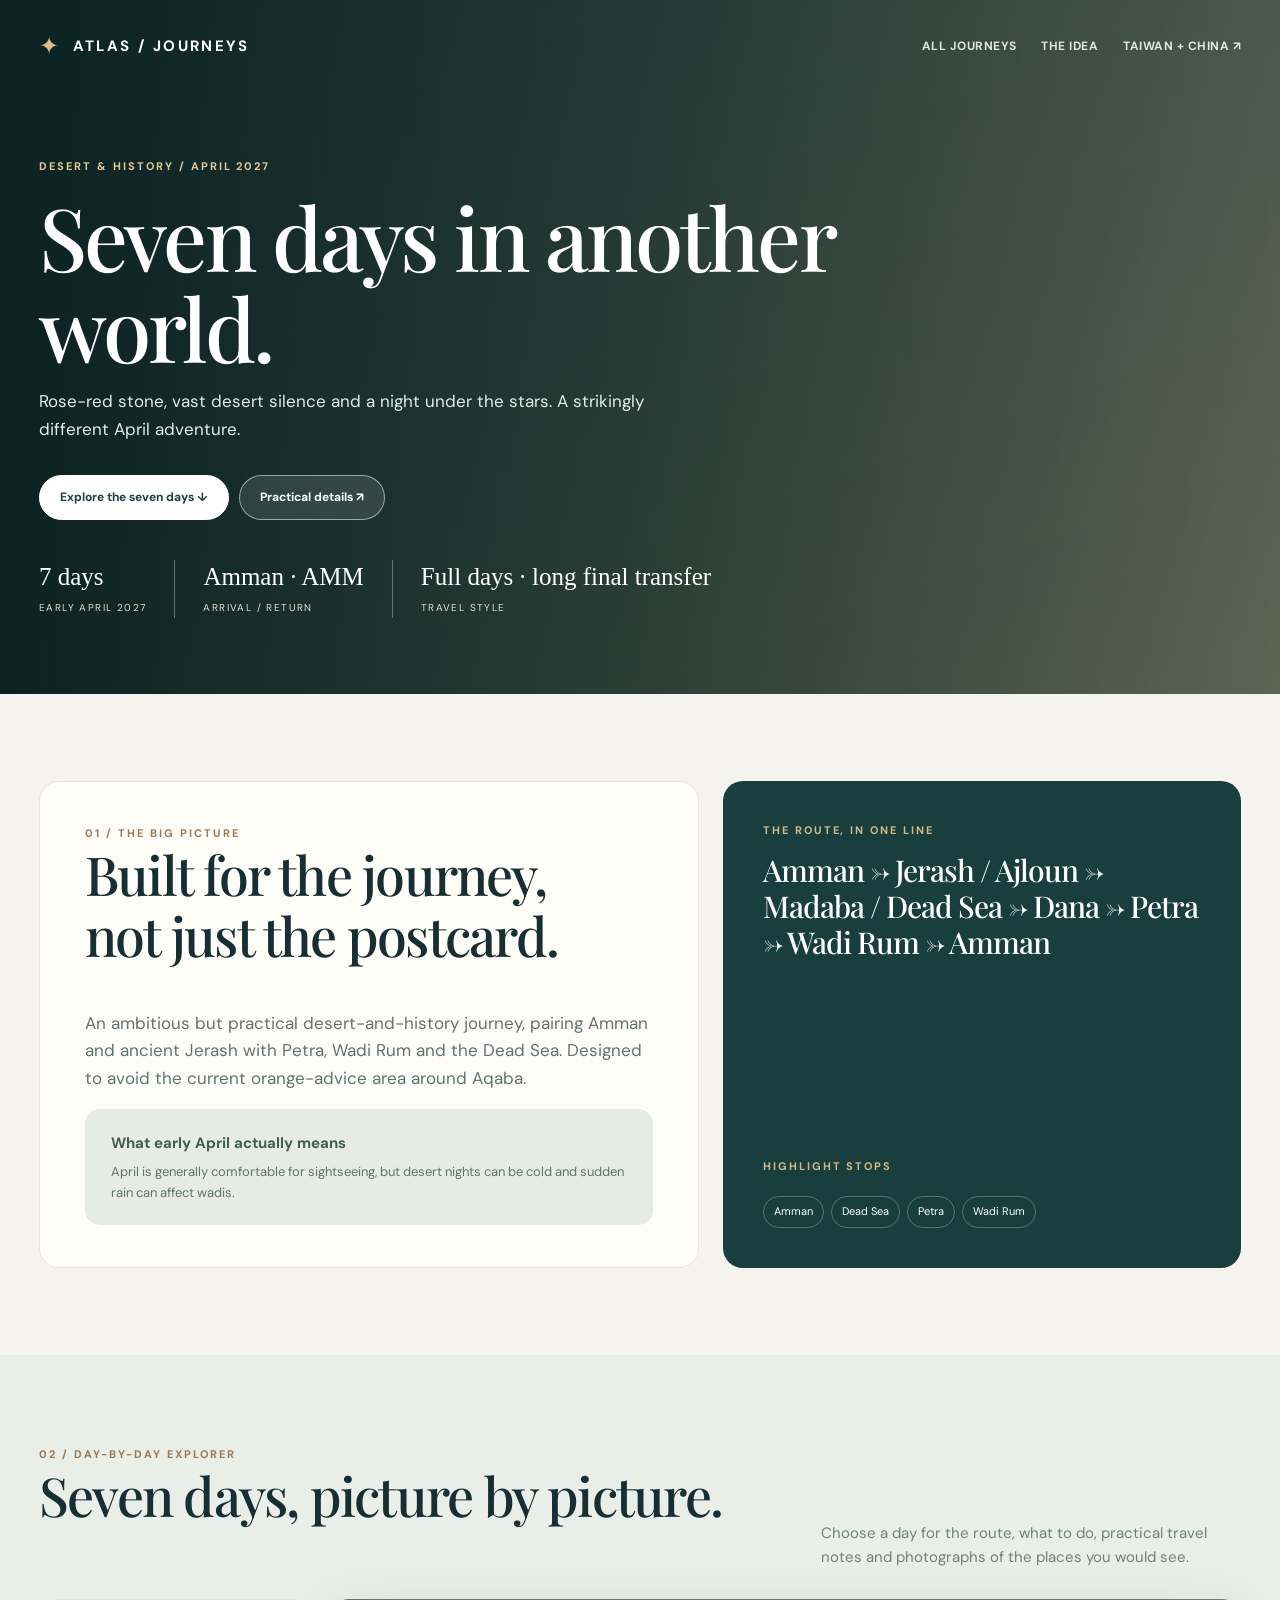
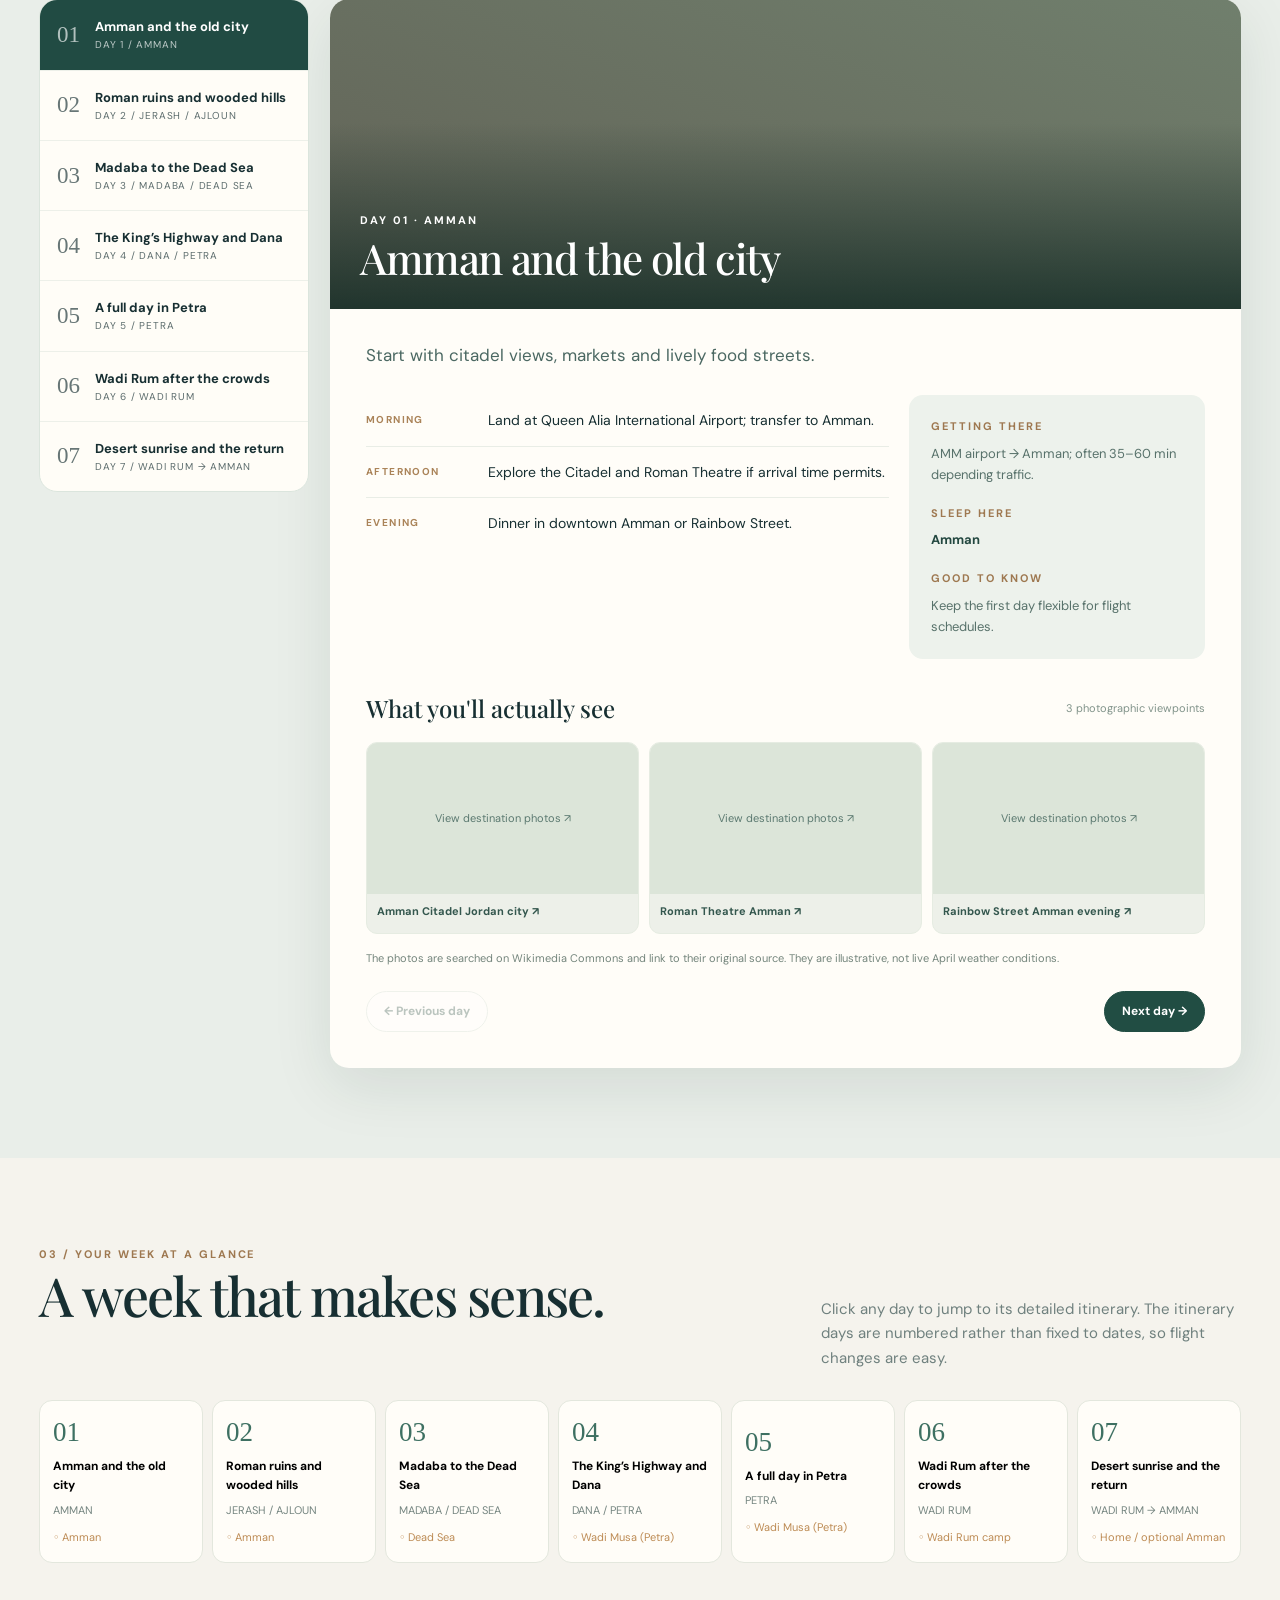
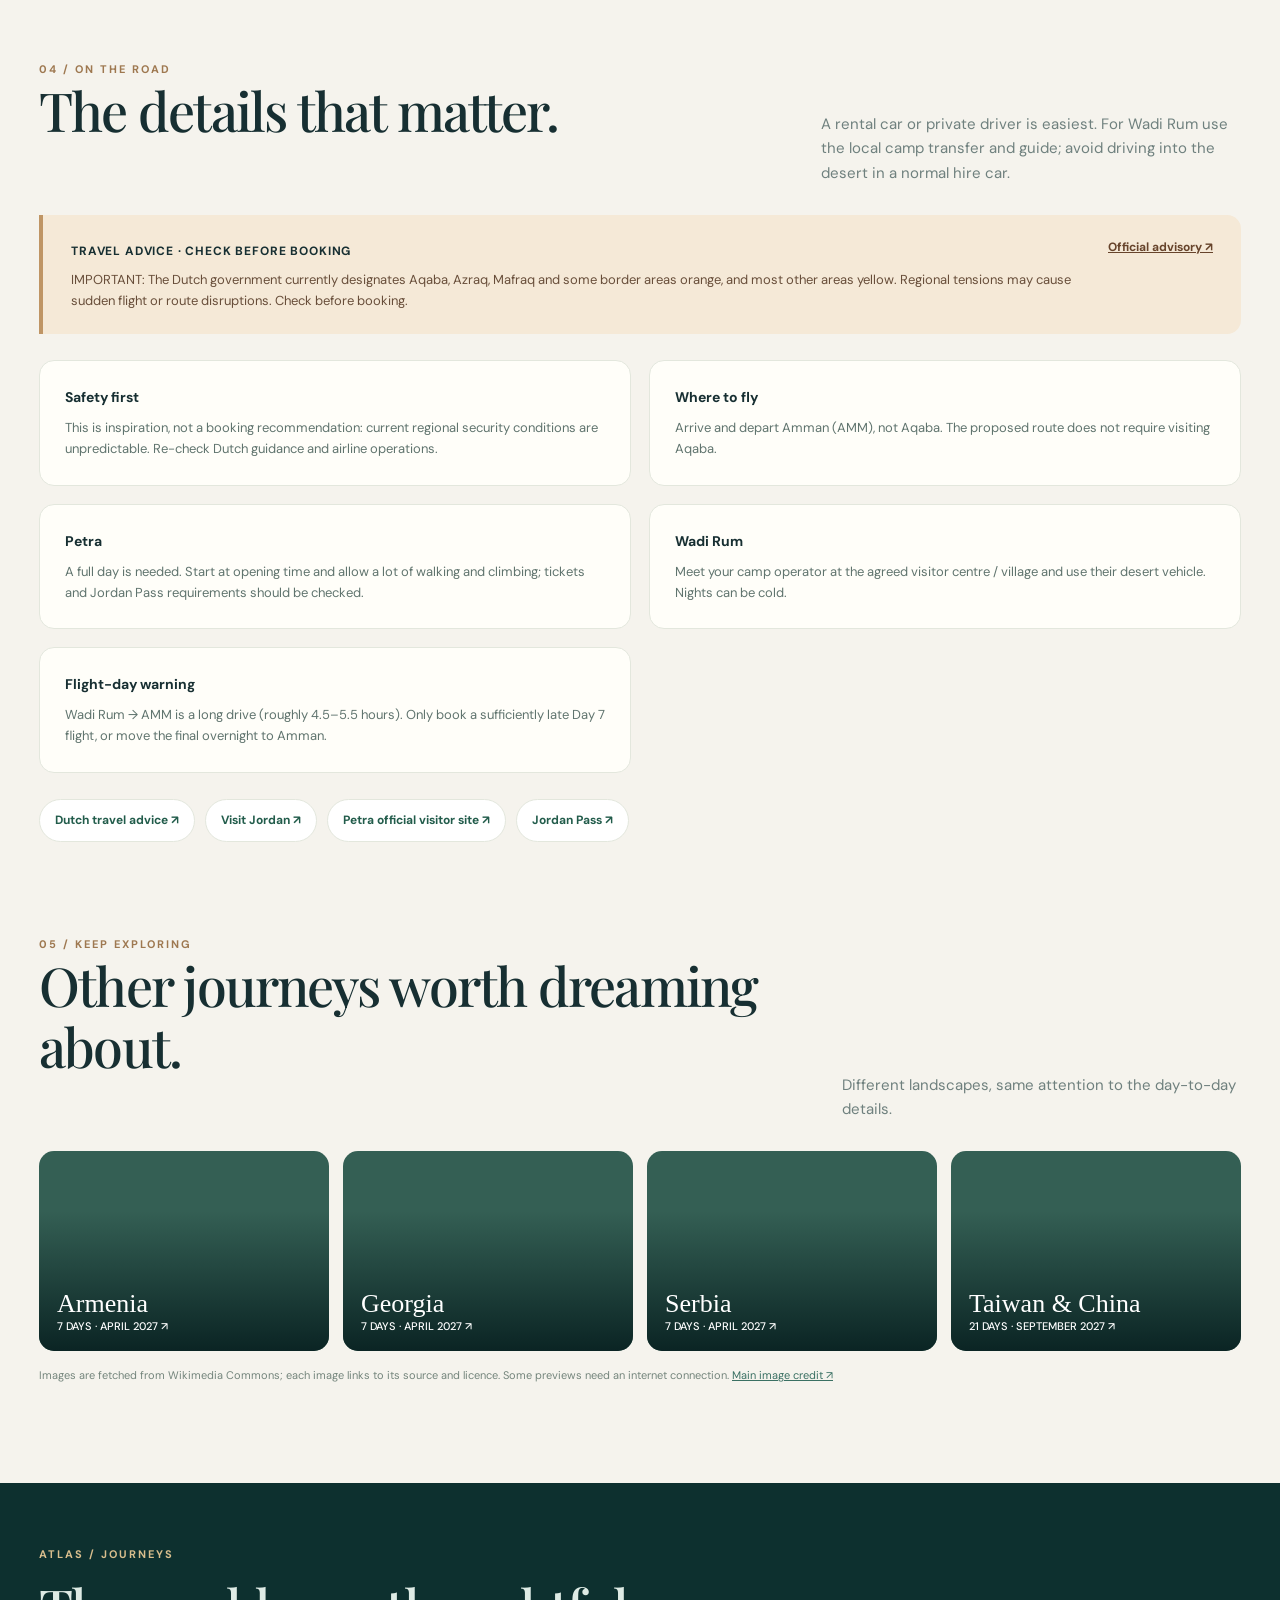
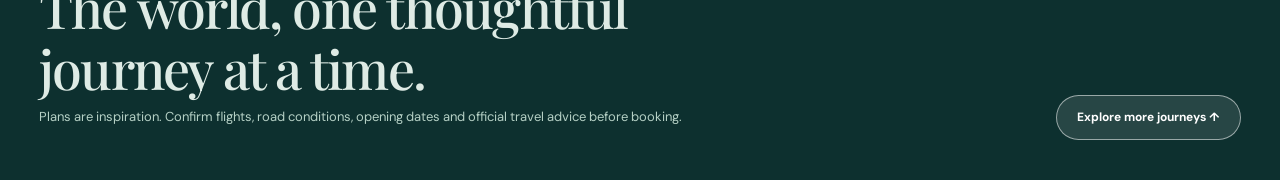
<file: jordan.html>
<!doctype html><html lang="en"><head><meta charset="utf-8"><meta name="viewport" content="width=device-width,initial-scale=1"><meta name="theme-color" content="#153f3b"><meta name="description" content="Rose-red stone, vast desert silence and a night under the stars. A strikingly different April adventure."><title>Jordan · 7 Days in April 2027 | Atlas / Journeys</title><link rel="preconnect" href="https://commons.wikimedia.org"><link rel="stylesheet" href="assets/site.css"></head><body data-trip="jordan"><div class="topbar"><div class="wrap nav"><a class="wordmark" href="index.html"><span class="sunmark">✦</span> ATLAS / JOURNEYS</a><div class="navitems"><a href="index.html#journeys">ALL JOURNEYS</a><a href="index.html#about">THE IDEA</a><a href="taiwan-china.html">TAIWAN + CHINA ↗</a></div></div></div><header class="trip-hero" id="top"><div class="cover-photo" style="background-image:linear-gradient(160deg,#5d342c44,#bf805255),url('https://commons.wikimedia.org/wiki/Special:FilePath/Wadi%20Rum%2C%20Jordan%2C%20Desert.jpg?width=1600')"></div><div class="wrap"><div class="caps">DESERT &amp; HISTORY / APRIL 2027</div><h1>Seven days in another world.</h1><p>Rose-red stone, vast desert silence and a night under the stars. A strikingly different April adventure.</p><div class="hero-actions"><a class="pill light" href="#explore">Explore the seven days ↓</a><a class="pill" href="#practical">Practical details ↗</a></div><div class="trip-stats"><div class="trip-stat"><strong>7 days</strong><span>EARLY APRIL 2027</span></div><div class="trip-stat"><strong>Amman · AMM</strong><span>ARRIVAL / RETURN</span></div><div class="trip-stat"><strong>Full days · long final transfer</strong><span>TRAVEL STYLE</span></div></div></div></header><main><section class="section"><div class="wrap trip-intro"><div class="intro-copy"><div class="caps eyebrow">01 / THE BIG PICTURE</div><h2>Built for the journey,<br>not just the postcard.</h2><p>An ambitious but practical desert-and-history journey, pairing Amman and ancient Jerash with Petra, Wadi Rum and the Dead Sea. Designed to avoid the current orange-advice area around Aqaba.</p><div class="season-box"><strong>What early April actually means</strong><p>April is generally comfortable for sightseeing, but desert nights can be cold and sudden rain can affect wadis.</p></div></div><div class="route-panel"><div><div class="caps" style="color:#d5b888">THE ROUTE, IN ONE LINE</div><h3>Amman → Jerash / Ajloun → Madaba / Dead Sea → Dana → Petra → Wadi Rum → Amman</h3></div><div><div class="caps" style="color:#d5b888">HIGHLIGHT STOPS</div><div class="route-chips"><span>Amman</span><span>Dead Sea</span><span>Petra</span><span>Wadi Rum</span></div></div></div></div></section><section class="trip-explorer" id="explore"><div class="wrap"><div class="section-head"><div><div class="caps eyebrow">02 / DAY-BY-DAY EXPLORER</div><h2>Seven days, picture by picture.</h2></div><p>Choose a day for the route, what to do, practical travel notes and photographs of the places you would see.</p></div><div class="explorer-grid"><nav class="daynav" id="dayNav" aria-label="Select a travel day"></nav><article class="daydetail" id="dayDetail" aria-live="polite"></article></div></div></section><section class="section" id="calendar"><div class="wrap"><div class="section-head"><div><div class="caps eyebrow">03 / YOUR WEEK AT A GLANCE</div><h2>A week that makes sense.</h2></div><p>Click any day to jump to its detailed itinerary. The itinerary days are numbered rather than fixed to dates, so flight changes are easy.</p></div><div class="calgrid" id="calendarGrid"></div></div></section><section class="section" id="practical" style="padding-top:10px"><div class="wrap"><div class="section-head"><div><div class="caps eyebrow">04 / ON THE ROAD</div><h2>The details that matter.</h2></div><p>A rental car or private driver is easiest. For Wadi Rum use the local camp transfer and guide; avoid driving into the desert in a normal hire car.</p></div><div class="advice"><div><strong>TRAVEL ADVICE · CHECK BEFORE BOOKING</strong><p>IMPORTANT: The Dutch government currently designates Aqaba, Azraq, Mafraq and some border areas orange, and most other areas yellow. Regional tensions may cause sudden flight or route disruptions. Check before booking.</p></div><a href="https://www.nederlandwereldwijd.nl/reisadvies/jordanie" target="_blank" rel="noopener">Official advisory ↗</a></div><div class="practical-grid"><article class="practical"><h4>Safety first</h4><p>This is inspiration, not a booking recommendation: current regional security conditions are unpredictable. Re-check Dutch guidance and airline operations.</p></article><article class="practical"><h4>Where to fly</h4><p>Arrive and depart Amman (AMM), not Aqaba. The proposed route does not require visiting Aqaba.</p></article><article class="practical"><h4>Petra</h4><p>A full day is needed. Start at opening time and allow a lot of walking and climbing; tickets and Jordan Pass requirements should be checked.</p></article><article class="practical"><h4>Wadi Rum</h4><p>Meet your camp operator at the agreed visitor centre / village and use their desert vehicle. Nights can be cold.</p></article><article class="practical"><h4>Flight-day warning</h4><p>Wadi Rum → AMM is a long drive (roughly 4.5–5.5 hours). Only book a sufficiently late Day 7 flight, or move the final overnight to Amman.</p></article></div><div class="links"><a href="https://www.nederlandwereldwijd.nl/reisadvies/jordanie" target="_blank" rel="noopener noreferrer">Dutch travel advice ↗</a><a href="https://visitjordan.com/" target="_blank" rel="noopener noreferrer">Visit Jordan ↗</a><a href="https://www.visitpetra.jo/" target="_blank" rel="noopener noreferrer">Petra official visitor site ↗</a><a href="https://www.jordanpass.jo/" target="_blank" rel="noopener noreferrer">Jordan Pass ↗</a></div></div></section><section class="section" style="padding-top:6px"><div class="wrap"><div class="section-head"><div><div class="caps eyebrow">05 / KEEP EXPLORING</div><h2>Other journeys worth dreaming about.</h2></div><p>Different landscapes, same attention to the day-to-day details.</p></div><div class="moretrips"><a class="mini" href="armenia.html"><div class="mini-image" style="background-image:url('https://commons.wikimedia.org/wiki/Special:FilePath/Tatev%20Monastery%2C%20Tatev%2C%20Armenia.jpg?width=800')"></div><b>Armenia<small>7 DAYS · APRIL 2027 ↗</small></b></a><a class="mini" href="georgia.html"><div class="mini-image" style="background-image:url('https://commons.wikimedia.org/wiki/Special:FilePath/Martvili%20canyon.jpg?width=800')"></div><b>Georgia<small>7 DAYS · APRIL 2027 ↗</small></b></a><a class="mini" href="serbia.html"><div class="mini-image" style="background-image:url('https://commons.wikimedia.org/wiki/Special:FilePath/Kanjon%20reke%20Uvac%2001.jpg?width=800')"></div><b>Serbia<small>7 DAYS · APRIL 2027 ↗</small></b></a><a class="mini" href="taiwan-china.html"><div class="mini-image" style="background-image:url('https://commons.wikimedia.org/wiki/Special:FilePath/Five%20colour%20lake%20-%20Jiuzhaigou%20valley.jpg?width=800')"></div><b>Taiwan & China<small>21 DAYS · SEPTEMBER 2027 ↗</small></b></a></div><p class="credits">Images are fetched from Wikimedia Commons; each image links to its source and licence. Some previews need an internet connection. <a href="https://commons.wikimedia.org/wiki/File:Wadi_Rum,_Jordan,_Desert.jpg" target="_blank" rel="noopener noreferrer">Main image credit ↗</a></p></div></section></main><footer class="footer"><div class="wrap footergrid"><div><div class="caps" style="color:#d9be8d">ATLAS / JOURNEYS</div><h2 style="max-width:600px;margin:12px 0 8px">The world, one thoughtful journey at a time.</h2><p class="small">Plans are inspiration. Confirm flights, road conditions, opening dates and official travel advice before booking.</p></div><a class="pill" href="index.html#journeys">Explore more journeys ↑</a></div></footer><script src="assets/trips.js" defer></script><script src="assets/trip.js" defer></script></body></html>
</file>
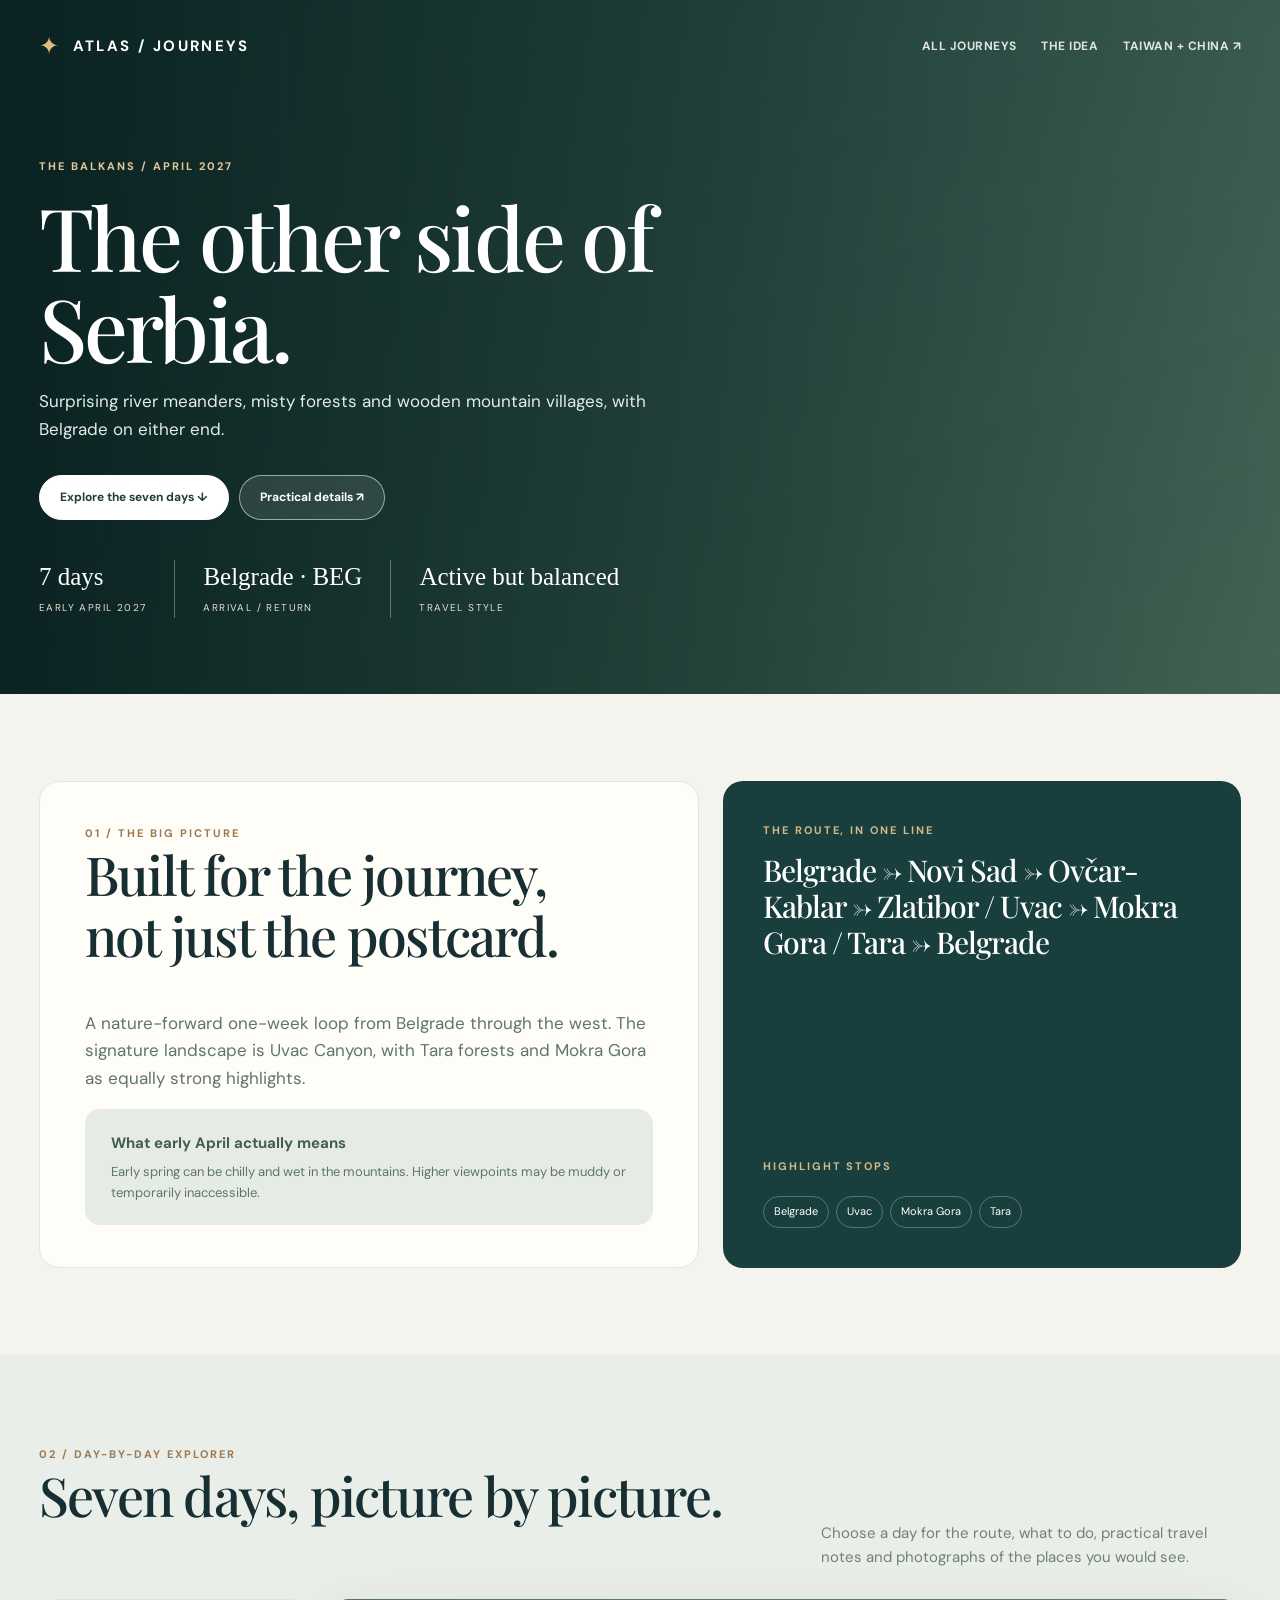
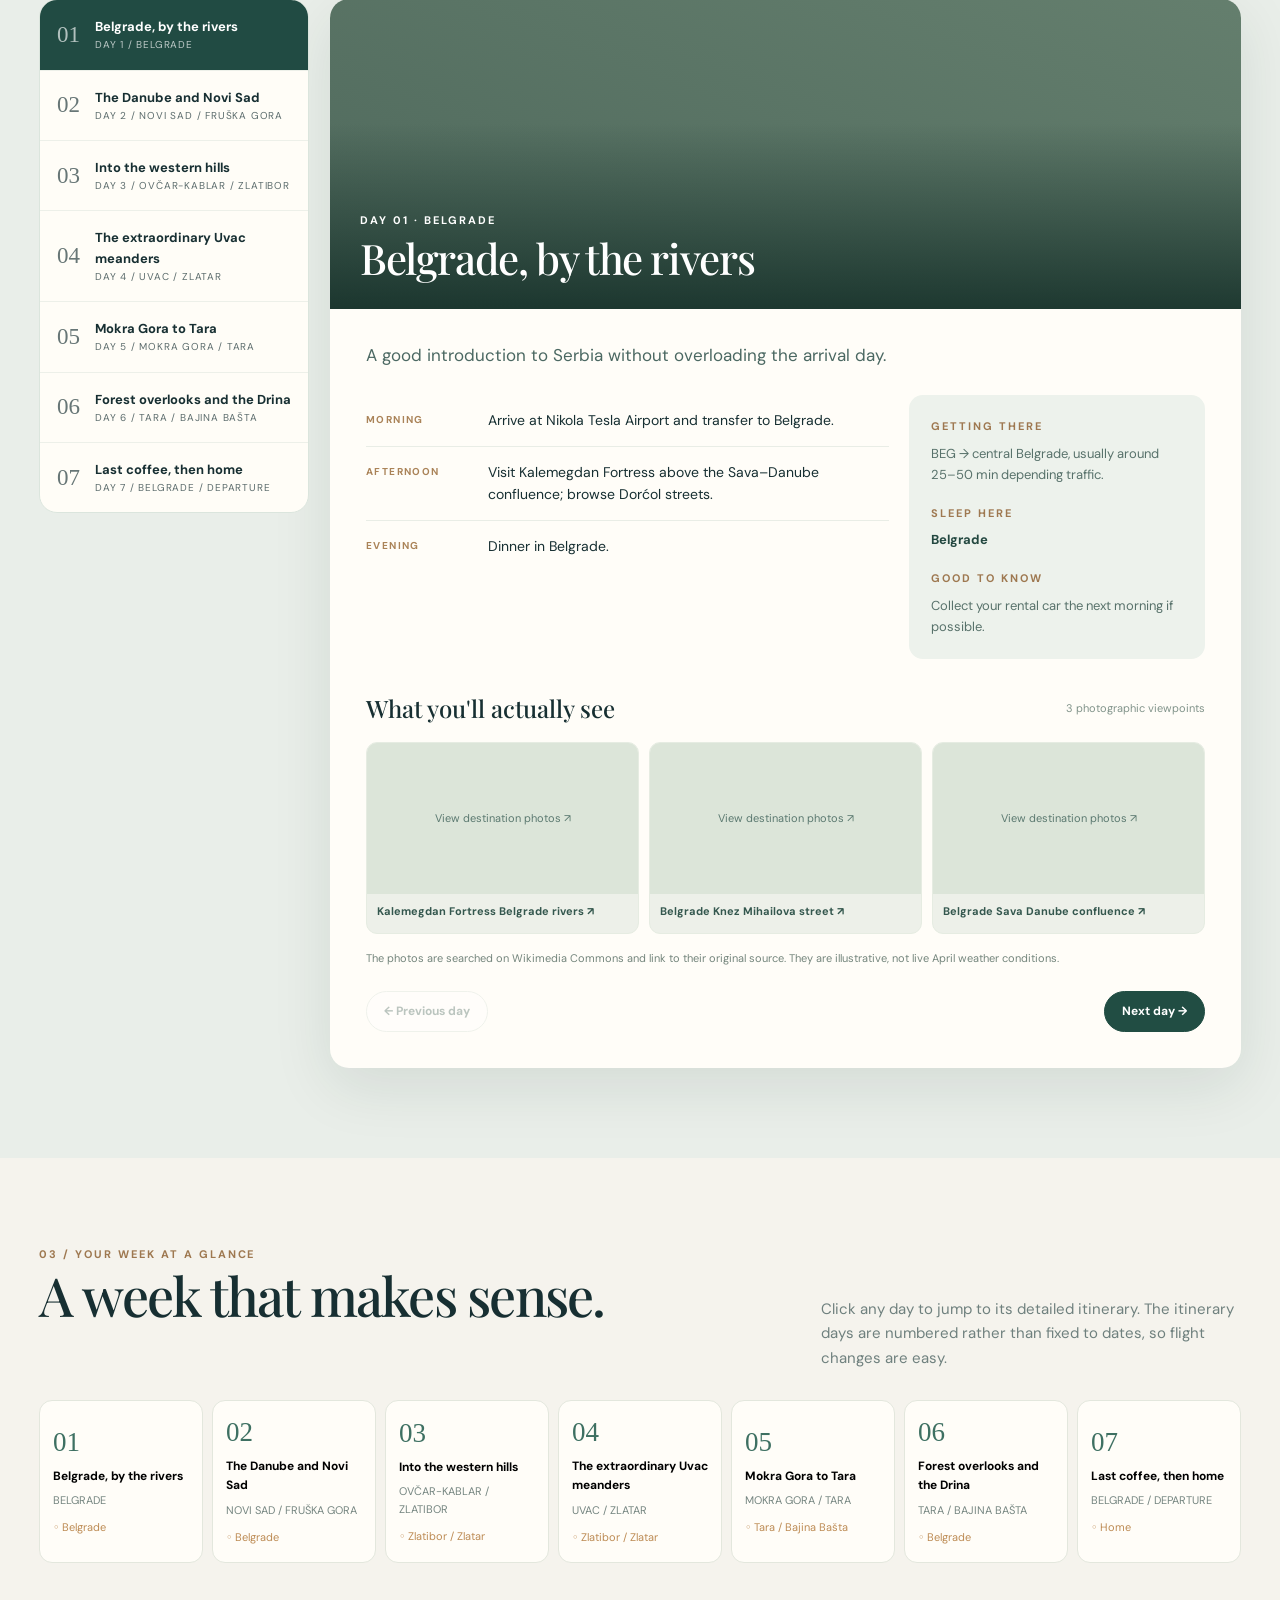
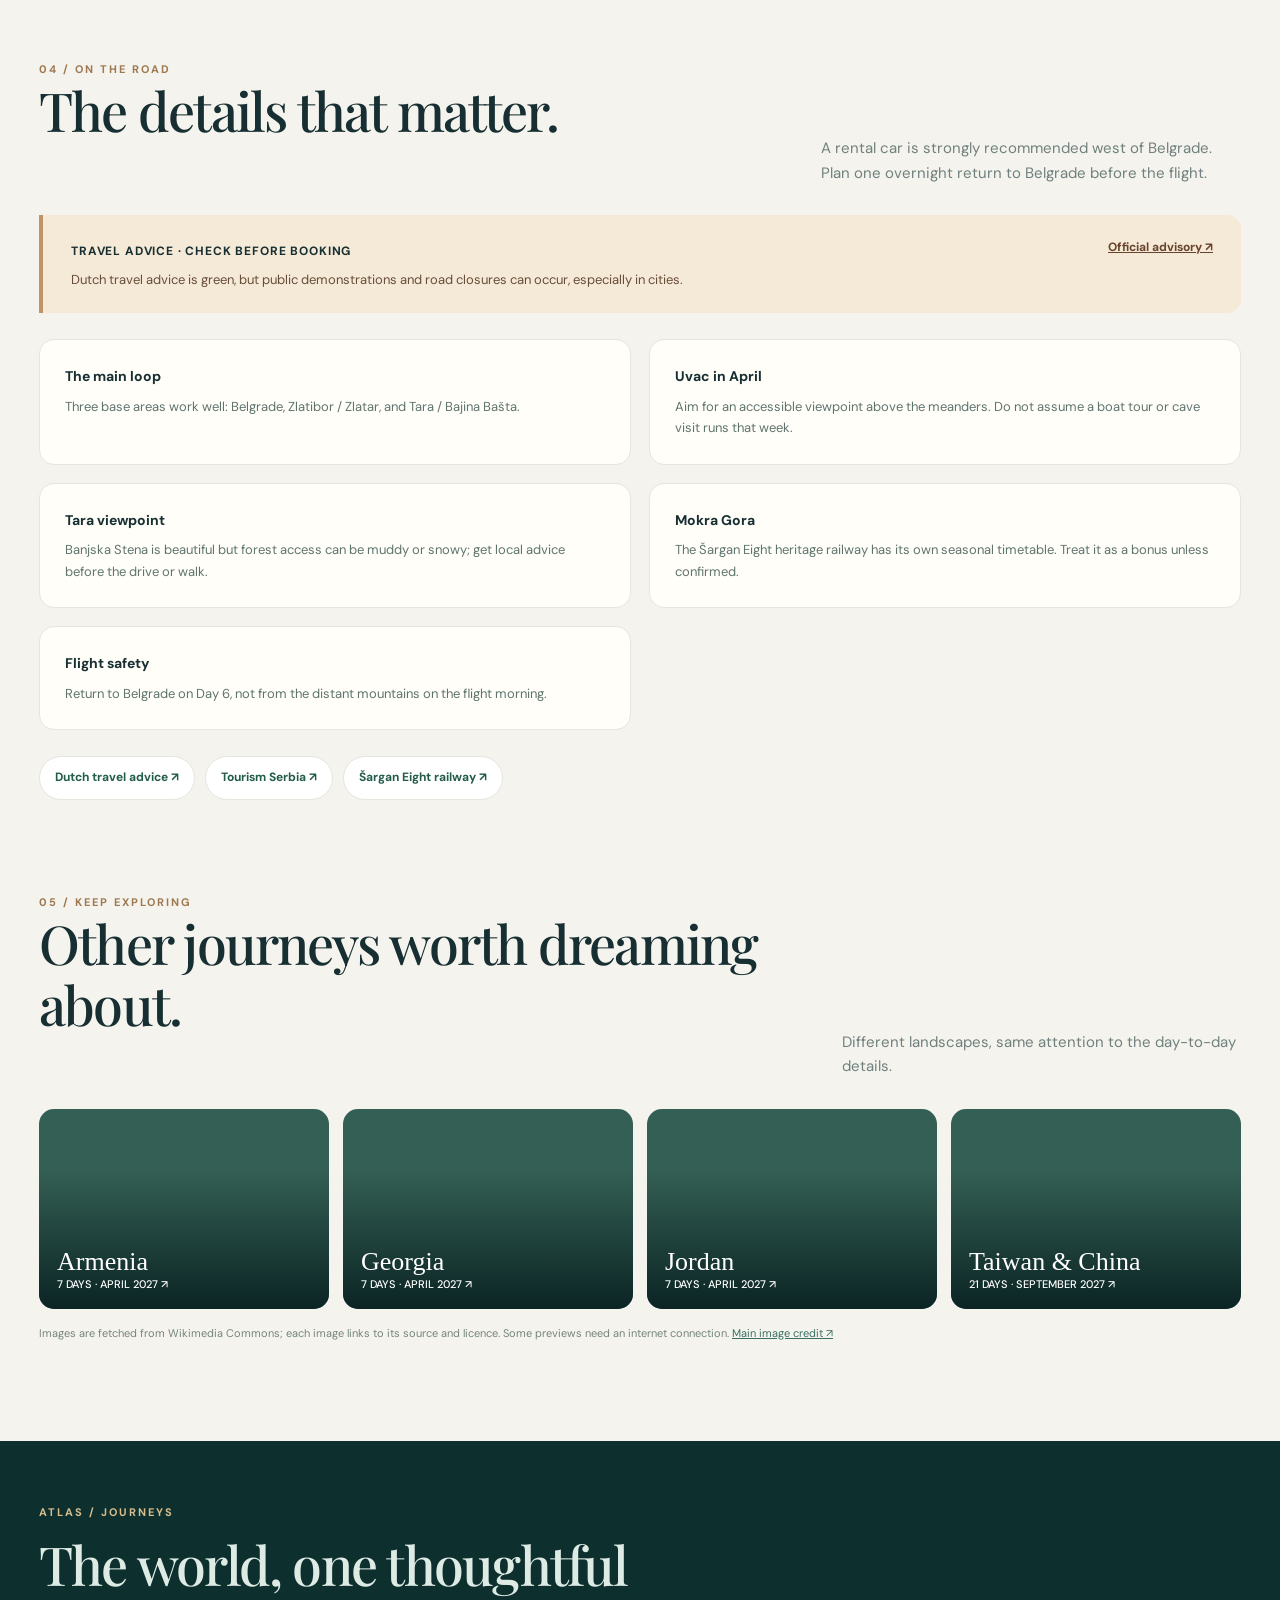
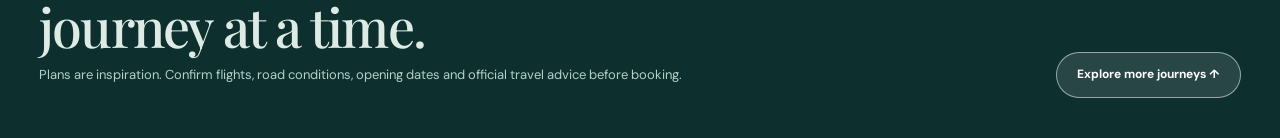
<file: serbia.html>
<!doctype html><html lang="en"><head><meta charset="utf-8"><meta name="viewport" content="width=device-width,initial-scale=1"><meta name="theme-color" content="#153f3b"><meta name="description" content="Surprising river meanders, misty forests and wooden mountain villages, with Belgrade on either end."><title>Serbia · 7 Days in April 2027 | Atlas / Journeys</title><link rel="preconnect" href="https://commons.wikimedia.org"><link rel="stylesheet" href="assets/site.css"></head><body data-trip="serbia"><div class="topbar"><div class="wrap nav"><a class="wordmark" href="index.html"><span class="sunmark">✦</span> ATLAS / JOURNEYS</a><div class="navitems"><a href="index.html#journeys">ALL JOURNEYS</a><a href="index.html#about">THE IDEA</a><a href="taiwan-china.html">TAIWAN + CHINA ↗</a></div></div></div><header class="trip-hero" id="top"><div class="cover-photo" style="background-image:linear-gradient(160deg,#2c453b44,#667b5655),url('https://commons.wikimedia.org/wiki/Special:FilePath/Kanjon%20reke%20Uvac%2001.jpg?width=1600')"></div><div class="wrap"><div class="caps">THE BALKANS / APRIL 2027</div><h1>The other side of Serbia.</h1><p>Surprising river meanders, misty forests and wooden mountain villages, with Belgrade on either end.</p><div class="hero-actions"><a class="pill light" href="#explore">Explore the seven days ↓</a><a class="pill" href="#practical">Practical details ↗</a></div><div class="trip-stats"><div class="trip-stat"><strong>7 days</strong><span>EARLY APRIL 2027</span></div><div class="trip-stat"><strong>Belgrade · BEG</strong><span>ARRIVAL / RETURN</span></div><div class="trip-stat"><strong>Active but balanced</strong><span>TRAVEL STYLE</span></div></div></div></header><main><section class="section"><div class="wrap trip-intro"><div class="intro-copy"><div class="caps eyebrow">01 / THE BIG PICTURE</div><h2>Built for the journey,<br>not just the postcard.</h2><p>A nature-forward one-week loop from Belgrade through the west. The signature landscape is Uvac Canyon, with Tara forests and Mokra Gora as equally strong highlights.</p><div class="season-box"><strong>What early April actually means</strong><p>Early spring can be chilly and wet in the mountains. Higher viewpoints may be muddy or temporarily inaccessible.</p></div></div><div class="route-panel"><div><div class="caps" style="color:#d5b888">THE ROUTE, IN ONE LINE</div><h3>Belgrade → Novi Sad → Ovčar-Kablar → Zlatibor / Uvac → Mokra Gora / Tara → Belgrade</h3></div><div><div class="caps" style="color:#d5b888">HIGHLIGHT STOPS</div><div class="route-chips"><span>Belgrade</span><span>Uvac</span><span>Mokra Gora</span><span>Tara</span></div></div></div></div></section><section class="trip-explorer" id="explore"><div class="wrap"><div class="section-head"><div><div class="caps eyebrow">02 / DAY-BY-DAY EXPLORER</div><h2>Seven days, picture by picture.</h2></div><p>Choose a day for the route, what to do, practical travel notes and photographs of the places you would see.</p></div><div class="explorer-grid"><nav class="daynav" id="dayNav" aria-label="Select a travel day"></nav><article class="daydetail" id="dayDetail" aria-live="polite"></article></div></div></section><section class="section" id="calendar"><div class="wrap"><div class="section-head"><div><div class="caps eyebrow">03 / YOUR WEEK AT A GLANCE</div><h2>A week that makes sense.</h2></div><p>Click any day to jump to its detailed itinerary. The itinerary days are numbered rather than fixed to dates, so flight changes are easy.</p></div><div class="calgrid" id="calendarGrid"></div></div></section><section class="section" id="practical" style="padding-top:10px"><div class="wrap"><div class="section-head"><div><div class="caps eyebrow">04 / ON THE ROAD</div><h2>The details that matter.</h2></div><p>A rental car is strongly recommended west of Belgrade. Plan one overnight return to Belgrade before the flight.</p></div><div class="advice"><div><strong>TRAVEL ADVICE · CHECK BEFORE BOOKING</strong><p>Dutch travel advice is green, but public demonstrations and road closures can occur, especially in cities.</p></div><a href="https://www.nederlandwereldwijd.nl/reisadvies/servie" target="_blank" rel="noopener">Official advisory ↗</a></div><div class="practical-grid"><article class="practical"><h4>The main loop</h4><p>Three base areas work well: Belgrade, Zlatibor / Zlatar, and Tara / Bajina Bašta.</p></article><article class="practical"><h4>Uvac in April</h4><p>Aim for an accessible viewpoint above the meanders. Do not assume a boat tour or cave visit runs that week.</p></article><article class="practical"><h4>Tara viewpoint</h4><p>Banjska Stena is beautiful but forest access can be muddy or snowy; get local advice before the drive or walk.</p></article><article class="practical"><h4>Mokra Gora</h4><p>The Šargan Eight heritage railway has its own seasonal timetable. Treat it as a bonus unless confirmed.</p></article><article class="practical"><h4>Flight safety</h4><p>Return to Belgrade on Day 6, not from the distant mountains on the flight morning.</p></article></div><div class="links"><a href="https://www.nederlandwereldwijd.nl/reisadvies/servie" target="_blank" rel="noopener noreferrer">Dutch travel advice ↗</a><a href="https://www.serbia.travel/en/" target="_blank" rel="noopener noreferrer">Tourism Serbia ↗</a><a href="https://www.srbvoz.rs/" target="_blank" rel="noopener noreferrer">Šargan Eight railway ↗</a></div></div></section><section class="section" style="padding-top:6px"><div class="wrap"><div class="section-head"><div><div class="caps eyebrow">05 / KEEP EXPLORING</div><h2>Other journeys worth dreaming about.</h2></div><p>Different landscapes, same attention to the day-to-day details.</p></div><div class="moretrips"><a class="mini" href="armenia.html"><div class="mini-image" style="background-image:url('https://commons.wikimedia.org/wiki/Special:FilePath/Tatev%20Monastery%2C%20Tatev%2C%20Armenia.jpg?width=800')"></div><b>Armenia<small>7 DAYS · APRIL 2027 ↗</small></b></a><a class="mini" href="georgia.html"><div class="mini-image" style="background-image:url('https://commons.wikimedia.org/wiki/Special:FilePath/Martvili%20canyon.jpg?width=800')"></div><b>Georgia<small>7 DAYS · APRIL 2027 ↗</small></b></a><a class="mini" href="jordan.html"><div class="mini-image" style="background-image:url('https://commons.wikimedia.org/wiki/Special:FilePath/Wadi%20Rum%2C%20Jordan%2C%20Desert.jpg?width=800')"></div><b>Jordan<small>7 DAYS · APRIL 2027 ↗</small></b></a><a class="mini" href="taiwan-china.html"><div class="mini-image" style="background-image:url('https://commons.wikimedia.org/wiki/Special:FilePath/Five%20colour%20lake%20-%20Jiuzhaigou%20valley.jpg?width=800')"></div><b>Taiwan & China<small>21 DAYS · SEPTEMBER 2027 ↗</small></b></a></div><p class="credits">Images are fetched from Wikimedia Commons; each image links to its source and licence. Some previews need an internet connection. <a href="https://commons.wikimedia.org/wiki/File:Kanjon_reke_Uvac_01.jpg" target="_blank" rel="noopener noreferrer">Main image credit ↗</a></p></div></section></main><footer class="footer"><div class="wrap footergrid"><div><div class="caps" style="color:#d9be8d">ATLAS / JOURNEYS</div><h2 style="max-width:600px;margin:12px 0 8px">The world, one thoughtful journey at a time.</h2><p class="small">Plans are inspiration. Confirm flights, road conditions, opening dates and official travel advice before booking.</p></div><a class="pill" href="index.html#journeys">Explore more journeys ↑</a></div></footer><script src="assets/trips.js" defer></script><script src="assets/trip.js" defer></script></body></html>
</file>
<file: assets/site.css>
@import url('https://fonts.googleapis.com/css2?family=DM+Sans:wght@400;500;600;700&family=Playfair+Display:wght@400;500;600&display=swap');
:root{--ink:#172f32;--muted:#6f807e;--bg:#f5f3ed;--paper:#fffdf7;--green:#153f3b;--gold:#c4a579;--line:#e3e7dd;--shadow:0 18px 60px rgba(20,45,42,.1)}
*{box-sizing:border-box}html{scroll-behavior:smooth}body{margin:0;background:var(--bg);color:var(--ink);font:15px/1.62 'DM Sans',system-ui,sans-serif}button,a{font:inherit}a{color:inherit}button{cursor:pointer}h1,h2,h3,h4,p{margin-top:0}h1,h2,h3,.serif{font-family:'Playfair Display',Georgia,serif;font-weight:500;letter-spacing:-.033em}h1{font-size:clamp(48px,6.8vw,105px);line-height:1.05}h2{font-size:clamp(31px,4.2vw,56px);line-height:1.14}h3{font-size:clamp(24px,2.9vw,33px);line-height:1.2}img{max-width:100%}.wrap{max-width:1270px;margin:auto;padding:0 34px}.caps{font-size:11px;line-height:1.7;letter-spacing:.18em;font-weight:700;text-transform:uppercase}.small{font-size:13px;color:var(--muted)}.nav{display:flex;align-items:center;justify-content:space-between;gap:20px}.nav a{text-decoration:none}.wordmark{font-size:15px;font-weight:700;letter-spacing:.16em;white-space:nowrap;display:flex;align-items:center;gap:11px}.sunmark{color:#dfbc83;font-size:24px}.navitems{display:flex;align-items:center;gap:25px;font-size:12px;font-weight:700;letter-spacing:.04em}.navitems a{opacity:.85}.navitems a:hover{opacity:1}.topbar{position:absolute;z-index:11;top:0;left:0;right:0;padding:27px 0;color:white}.topbar.solidbar{position:relative;background:#163d3a;padding:18px 0}.pill,.btn{border:1px solid #ffffff87;border-radius:50px;padding:12px 20px;display:inline-flex;align-items:center;gap:9px;text-decoration:none;background:#ffffff1c;color:#fff;font-weight:700;font-size:12px;transition:transform .2s,background .2s}.pill:hover,.btn:hover{transform:translateY(-2px)}.pill.light{background:#fff;color:#1d403e;border-color:#fff}.pill.outline{color:var(--ink);border-color:var(--line);background:white}.btn.dark{background:#214c46;color:white;border-color:#214c46}.hero-home{position:relative;min-height:750px;padding:175px 0 95px;background:#112f30;overflow:hidden;color:white;display:flex;align-items:center}.hero-photo,.cover-photo{background-position:center;background-size:cover;background-color:#3d625b;position:absolute;inset:0}.hero-photo{opacity:.78;transform:scale(1.025)}.hero-home:before,.trip-hero:before{content:'';position:absolute;inset:0;background:linear-gradient(90deg,rgba(7,31,31,.94),rgba(9,36,34,.62) 49%,rgba(9,35,36,.1));z-index:1}.hero-home .wrap,.trip-hero .wrap{position:relative;z-index:2;width:100%}.hero-home h1{max-width:760px;margin:16px 0 19px}.hero-home p{max-width:510px;color:#d8e8e2;font-size:17px}.hero-home .caps,.trip-hero .caps{color:#e5c89a}.hero-actions{display:flex;flex-wrap:wrap;gap:10px;margin-top:31px}.hero-foot{display:flex;gap:39px;flex-wrap:wrap;margin-top:70px;border-top:1px solid #ffffff45;padding-top:24px}.hero-foot b{font:500 32px Georgia,serif;display:block}.hero-foot span{color:#cedfd6;font-size:11px;letter-spacing:.08em}.section{padding:87px 0}.section-head{display:flex;justify-content:space-between;align-items:end;gap:25px;margin-bottom:30px}.section-head p{max-width:420px;color:var(--muted);margin:0}.eyebrow{color:#9e7850}.filterbar{display:flex;align-items:center;flex-wrap:wrap;justify-content:space-between;gap:14px;margin-bottom:24px}.filterbuttons{display:flex;gap:8px;flex-wrap:wrap}.filter{border:1px solid #ced9d0;border-radius:100px;padding:9px 18px;background:#fffef9;color:#425b58;font-size:12px;font-weight:700}.filter[aria-pressed=true]{background:#173f3c;color:white;border-color:#173f3c}.resultcount{color:var(--muted);font-size:12px}.trip-grid{display:grid;grid-template-columns:repeat(12,minmax(0,1fr));gap:19px}.trip-card{grid-column:span 4;min-height:465px;border-radius:19px;overflow:hidden;position:relative;background:#31504d;display:block;text-decoration:none;color:white;isolation:isolate;transition:transform .25s,box-shadow .25s}.trip-card.wide{grid-column:span 8}.trip-card:hover{transform:translateY(-5px);box-shadow:var(--shadow)}.trip-card .card-image{position:absolute;inset:0;background-size:cover;background-position:center;background-color:#6b897a;transition:transform .45s;z-index:-2}.trip-card:hover .card-image{transform:scale(1.045)}.trip-card:before{content:'';position:absolute;inset:0;z-index:-1;background:linear-gradient(180deg,#001b1b14 10%,#001e1b15 38%,#001915e8 100%)}.trip-card .card-top{position:absolute;left:25px;right:25px;top:23px;display:flex;justify-content:space-between;gap:12px;align-items:start}.trip-card .card-bottom{position:absolute;bottom:29px;left:26px;right:28px}.trip-card h3{font:500 clamp(34px,3.3vw,48px)/1.1 'Playfair Display',Georgia,serif;letter-spacing:-.03em;margin:6px 0 12px}.trip-card p{font-size:13px;max-width:390px;color:#e1eee7;margin-bottom:18px}.card-tag{padding:6px 10px;background:#ffffff25;border:1px solid #ffffff50;border-radius:22px;font-size:10px;font-weight:700;letter-spacing:.1em}.card-arrow{width:38px;height:38px;display:grid;place-items:center;border:1px solid #ffffff9b;border-radius:50%;font-size:18px}.card-meta{display:flex;gap:20px;color:#ebdfc9;font-size:11px;font-weight:700;letter-spacing:.04em}.note-strip{background:#e6ece4;border-radius:18px;padding:26px 29px;display:grid;grid-template-columns:1fr 1.35fr;gap:25px;align-items:center}.note-strip p{color:#58716c;margin:0}.experience{display:grid;grid-template-columns:.9fr 1.1fr;gap:50px;align-items:center}.experience .photo{min-height:410px;border-radius:18px;background-size:cover;background-position:center;background-color:#28504b}.experience p{color:#60746f}.footer{background:#0d302f;color:#deebe5;padding:62px 0 40px}.footer .small{color:#b5d0c5}.footergrid{display:flex;align-items:flex-end;justify-content:space-between;gap:20px;flex-wrap:wrap}.trip-hero{position:relative;min-height:675px;padding:157px 0 76px;color:white;background:#1a393c;display:flex;align-items:center}.trip-hero h1{max-width:850px;margin:15px 0}.trip-hero p{max-width:650px;color:#e3ece8;font-size:17px}.trip-stats{display:flex;gap:28px;flex-wrap:wrap;margin-top:40px}.trip-stat{padding-right:28px;border-right:1px solid #ffffff54}.trip-stat:last-child{border-right:0}.trip-stat strong{display:block;font-family:Georgia,serif;font-size:25px;font-weight:400;line-height:1.35}.trip-stat span{font-size:10px;letter-spacing:.14em;color:#e7ded1;text-transform:uppercase}.trip-intro{display:grid;grid-template-columns:1.12fr .88fr;gap:24px}.intro-copy{padding:42px 45px;background:#fffdf8;border-radius:20px;border:1px solid var(--line)}.intro-copy p{font-size:17px;color:#5f7470;max-width:640px}.route-panel{background:#183e3d;color:#fff;padding:40px;border-radius:20px;display:flex;flex-direction:column;justify-content:space-between}.route-panel h3{font-size:30px;margin:12px 0 20px}.route-panel p{color:#d0dfd9}.route-chips{display:flex;flex-wrap:wrap;gap:7px;margin-top:20px}.route-chips span{border:1px solid #e1e8d152;border-radius:40px;padding:6px 10px;font-size:11px}.trip-explorer{background:#e9eee9;padding:90px 0}.explorer-grid{display:grid;grid-template-columns:270px minmax(0,1fr);gap:21px}.daynav{background:#fffdf7;border:1px solid #dbe5dd;border-radius:18px;overflow:hidden;align-self:start;position:sticky;top:14px}.daynav button{display:flex;gap:15px;align-items:center;text-align:left;width:100%;padding:16px 17px;background:transparent;border:0;border-bottom:1px solid #edf0e9;color:var(--ink)}.daynav button:last-child{border-bottom:0}.daynav button.active{background:#214b43;color:white}.daynav .num{font:500 23px Georgia,serif;opacity:.65}.daynav b{font-size:13px;display:block}.daynav small{display:block;font-size:10px;letter-spacing:.08em;opacity:.7}.daydetail{background:#fffdf8;border-radius:19px;overflow:hidden;box-shadow:var(--shadow);min-width:0}.daycover{height:310px;position:relative;background-position:center;background-size:cover;background-color:#647f71}.daycover:after{content:'';position:absolute;inset:0;background:linear-gradient(transparent 40%,#0a251fbd)}.daycover-label{position:absolute;z-index:1;bottom:28px;left:30px;right:24px;color:white}.daycover-label h3{font-size:42px;line-height:1.08;margin:6px 0 0;color:white}.daybody{padding:33px 36px 36px}.daylead{font-size:17px;color:#4b6862;max-width:730px}.day-info{display:grid;grid-template-columns:1.5fr .85fr;gap:20px;margin-top:25px}.timeline{padding:0;margin:0;list-style:none}.timeline li{display:grid;grid-template-columns:105px 1fr;gap:17px;padding:14px 0;border-bottom:1px solid #e9ede6;font-size:14px}.timeline li:last-child{border:0}.timeline b{font-size:10px;letter-spacing:.14em;color:#aa8358;text-transform:uppercase;margin-top:3px}.side-note{background:#edf2ec;padding:22px;border-radius:14px;font-size:13px}.side-note strong{display:block;color:#234840}.side-note p{color:#58726b;font-size:13px;margin:7px 0 19px}.side-note p:last-child{margin-bottom:0}.daycontrols{display:flex;justify-content:space-between;gap:12px;flex-wrap:wrap;margin-top:23px}.daycontrols button{border:1px solid #cad9ce;border-radius:50px;padding:10px 17px;background:white;color:#20473c;font-size:12px;font-weight:700}.daycontrols button.primary{background:#214d43;color:white;border-color:#214d43}.daycontrols button:disabled{opacity:.3;cursor:not-allowed}.gallery-head{margin-top:30px;display:flex;align-items:center;justify-content:space-between;gap:10px}.gallery-head h4{font-family:'Playfair Display',Georgia,serif;font-size:24px;font-weight:500;margin:0}.gallery-head span{color:#81938a;font-size:11px}.sightgallery{display:grid;grid-template-columns:repeat(3,minmax(0,1fr));gap:10px;margin-top:14px}.sight{min-width:0;text-decoration:none;background:#edf0e9;border:1px solid #e6ece2;border-radius:11px;overflow:hidden}.sight-visual{height:151px;display:flex;align-items:center;justify-content:center;background:#dce5d9;color:#5b7970;font-size:11px;padding:12px;text-align:center}.sight-visual img{width:100%;height:100%;object-fit:cover;display:block}.sight span{display:block;padding:10px 10px 14px;font-size:11px;color:#34574e;font-weight:700;line-height:1.35}.calgrid{display:grid;grid-template-columns:repeat(7,1fr);gap:9px}.calitem{border:1px solid var(--line);background:#fffdf8;border-radius:13px;padding:16px 13px;min-height:160px;cursor:pointer;text-align:left;transition:transform .2s}.calitem:hover{transform:translateY(-4px)}.calitem .calnum{font:27px Georgia,serif;color:#3e7062}.calitem b{font-size:12px;display:block;margin:9px 0 6px}.calitem small{color:#758580;font-size:11px;display:block}.practical-grid{display:grid;grid-template-columns:repeat(2,minmax(0,1fr));gap:18px}.practical{padding:25px;background:#fffef9;border:1px solid var(--line);border-radius:15px}.practical h4{font-size:14px;margin-bottom:8px}.practical p{font-size:13px;line-height:1.65;color:#60746e;margin:0}.advice{border-left:4px solid #bf9565;padding:23px 28px;background:#f5e9d7;border-radius:0 14px 14px 0;margin-bottom:26px;display:flex;align-items:start;gap:18px;justify-content:space-between}.advice strong{font-size:12px;letter-spacing:.07em}.advice p{font-size:13px;color:#684e3a;margin:7px 0 0}.advice a{white-space:nowrap;font-size:12px;font-weight:700;color:#67442b}.links{display:flex;flex-wrap:wrap;gap:10px;margin-top:26px}.links a{font-weight:700;font-size:12px;color:#225c4b;background:white;border:1px solid var(--line);border-radius:30px;padding:11px 15px;text-decoration:none}.moretrips{display:grid;grid-template-columns:repeat(4,1fr);gap:14px}.mini{position:relative;min-height:200px;border-radius:15px;text-decoration:none;color:white;display:flex;align-items:flex-end;padding:18px;overflow:hidden;background:#345f54}.mini .mini-image{position:absolute;inset:0;background-position:center;background-size:cover;z-index:0}.mini:before{content:'';position:absolute;inset:0;background:linear-gradient(transparent 30%,#051c1de0);z-index:1}.mini b{position:relative;z-index:2;font:500 26px Georgia,serif}.mini small{font-family:'DM Sans',sans-serif;display:block;font-size:11px}.credits{color:#74857c;font-size:11px;margin-top:16px}.credits a{color:#3a7063}.season-box{padding:22px 26px;background:#e6ece5;border-radius:15px;color:#435d56}.season-box strong{display:block;margin-bottom:5px}.season-box p{font-size:13px;margin:0}.js-photo{transition:opacity .3s}
@media(max-width:1050px){.trip-card{grid-column:span 6}.trip-card.wide{grid-column:span 12}.calgrid{grid-template-columns:repeat(4,1fr)}.moretrips{grid-template-columns:repeat(2,1fr)}}
@media(max-width:810px){.wrap{padding:0 22px}.hero-home{min-height:700px;padding-top:145px}.section{padding:64px 0}.section-head{align-items:start;flex-direction:column;gap:8px}.trip-intro,.experience{grid-template-columns:1fr}.explorer-grid{grid-template-columns:1fr}.daynav{position:static;display:flex;overflow-x:auto;scrollbar-width:thin}.daynav button{min-width:170px;border-right:1px solid #edf0e9;border-bottom:0}.day-info{grid-template-columns:1fr}.trip-hero{min-height:620px}.intro-copy,.route-panel{padding:30px}.navitems{gap:12px}.note-strip{grid-template-columns:1fr}}
@media(max-width:580px){.topbar{padding:20px 0}.nav{flex-wrap:wrap}.navitems{gap:12px;font-size:10px}.hero-home{min-height:690px;padding-top:175px}.hero-home h1{font-size:clamp(49px,12vw,70px)}.trip-hero{padding-top:170px;min-height:690px}.trip-hero h1{font-size:clamp(45px,11vw,69px)}.hero-home p,.trip-hero p{font-size:15px}.hero-foot{gap:19px;margin-top:45px}.hero-foot b{font-size:26px}.trip-card,.trip-card.wide{grid-column:span 12;min-height:405px}.trip-card h3{font-size:40px}.calgrid{grid-template-columns:repeat(2,1fr)}.practical-grid,.moretrips{grid-template-columns:1fr}.daybody{padding:25px 19px}.daycover{height:250px}.daycover-label{left:20px}.daycover-label h3{font-size:32px}.sightgallery{grid-template-columns:repeat(2,minmax(0,1fr))}.sight-visual{height:130px}.timeline li{grid-template-columns:1fr;gap:4px}.advice{flex-direction:column}.hero-actions{gap:8px}.trip-stats{gap:16px}.trip-stat{padding-right:15px}.trip-stat strong{font-size:20px}.section{padding:57px 0}}
@media(prefers-reduced-motion:reduce){*,*:before,*:after{scroll-behavior:auto!important;transition:none!important;animation:none!important}}
</file>
